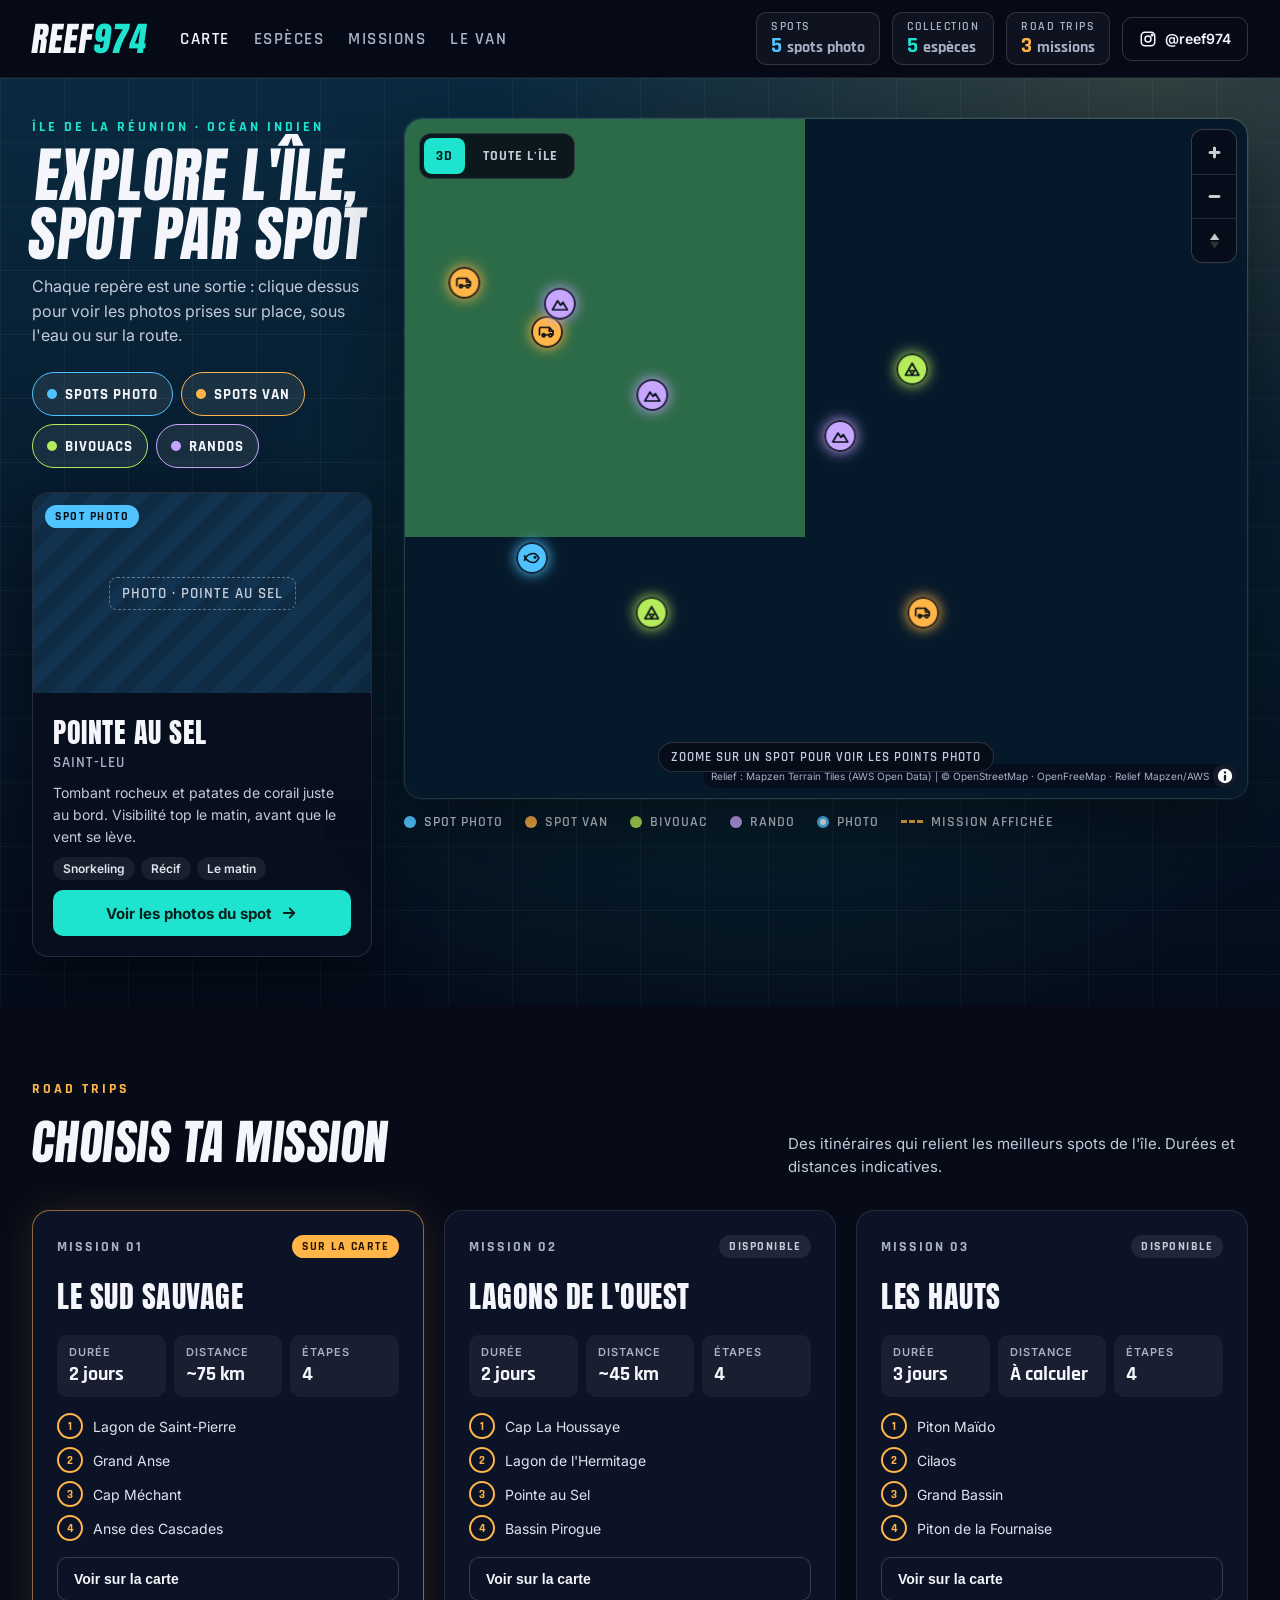
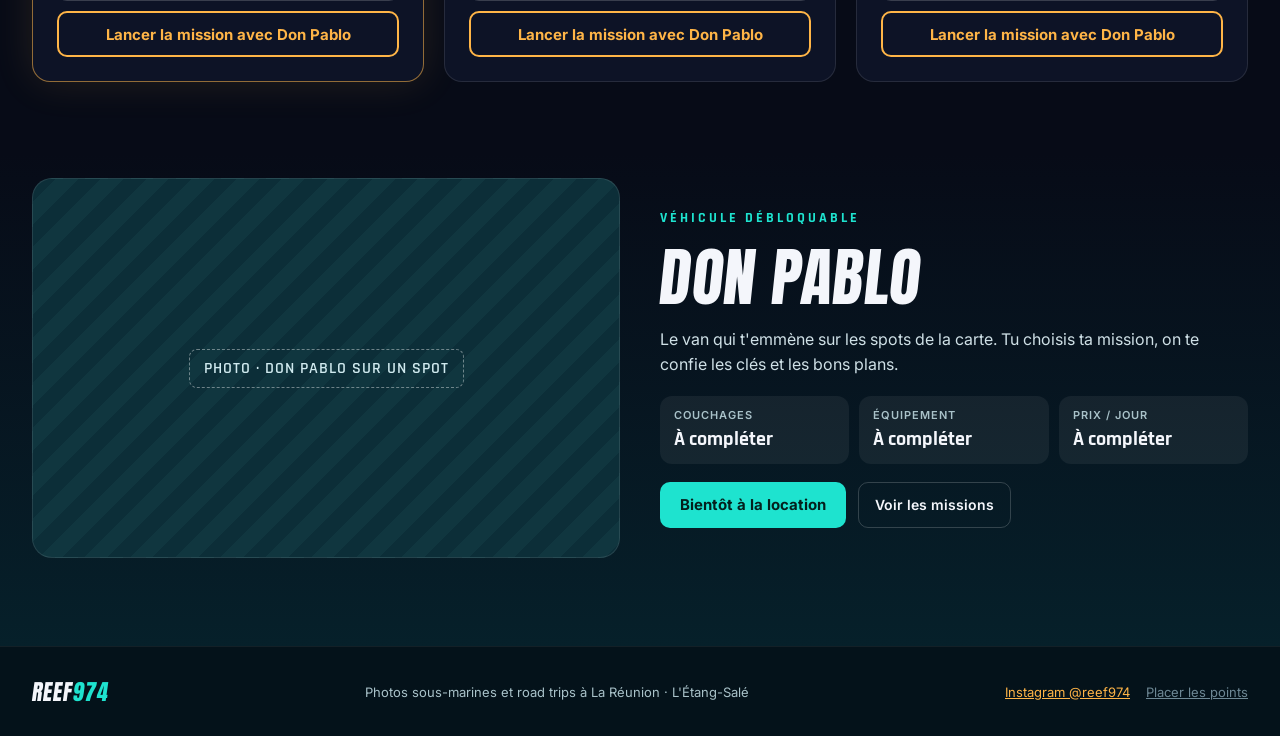
<file: index.html>
<!doctype html>
<html lang="fr">
<head>
<meta charset="utf-8">
<meta name="viewport" content="width=device-width, initial-scale=1">
<title>Reef974 · Photos sous-marines et road trips à La Réunion</title>
<meta name="description" content="La carte interactive de Reef974 : photos de poissons, spots de snorkeling, bivouacs et road trips en van à La Réunion.">
<link rel="preconnect" href="https://fonts.googleapis.com">
<link rel="preconnect" href="https://fonts.gstatic.com" crossorigin>
<link href="https://fonts.googleapis.com/css2?family=Anton&family=Inter:wght@400;500;600;700&family=Rajdhani:wght@500;600;700&display=swap" rel="stylesheet">
<link rel="stylesheet" href="vendor/maplibre/maplibre-gl.css">
<link rel="stylesheet" href="css/style.css">
</head>
<body>

<header class="hud-bar">
  <div class="wrap">
    <a class="logo" href="#carte">REEF<span>974</span></a>
    <nav class="nav" aria-label="Navigation principale">
      <a href="#carte" class="on">Carte</a>
      <a href="especes.html">Espèces</a>
      <a href="#missions">Missions</a>
      <a href="#van">Le van</a>
    </nav>
    <div class="hud-spacer"></div>
    <div class="hud-stats">
      <div class="stat"><small>Spots</small><b id="stat-spots" style="color: var(--photo)">–</b></div>
      <div class="stat"><small>Collection</small><b id="stat-species" style="color: var(--accent)">–</b></div>
      <div class="stat"><small>Road trips</small><b id="stat-missions" style="color: var(--van)">–</b></div>
      <a class="btn-ghost" data-instagram href="https://www.instagram.com/reef974">
        <svg width="18" height="18" viewBox="0 0 24 24" fill="none" stroke="currentColor" stroke-width="2" stroke-linecap="round" stroke-linejoin="round" aria-hidden="true"><rect x="3" y="3" width="18" height="18" rx="5"/><circle cx="12" cy="12" r="4"/><circle cx="17.5" cy="6.5" r="1"/></svg>
        <span data-ig-name>@reef974</span>
      </a>
    </div>
  </div>
</header>

<main>
  <section class="hero" id="carte">
    <div class="wrap">
      <div class="side">
        <div style="display:flex;flex-direction:column;gap:10px">
          <span class="eyebrow">Île de La Réunion · Océan Indien</span>
          <h1><span class="skew">Explore l'île,<br>spot par spot</span></h1>
          <p class="lead">Chaque repère est une sortie : clique dessus pour voir les photos prises sur place, sous l'eau ou sur la route.</p>
        </div>
        <div class="filters" id="filters" role="group" aria-label="Filtrer les repères"></div>
        <article class="card" id="spot-card" aria-live="polite"></article>
      </div>

      <div class="map-col">
        <div class="map-frame">
          <div class="map" id="map" role="region" aria-label="Carte interactive de La Réunion"></div>
          <div class="map-layers" role="group" aria-label="Vue de la carte">
            <button type="button" class="layer-btn" id="view-3d" aria-pressed="true">3D</button>
            <button type="button" class="layer-btn" id="view-island">Toute l'île</button>
          </div>
          <p class="map-hint">Zoome sur un spot pour voir les points photo</p>
        </div>
        <div class="legend">
          <span><i style="--c: var(--photo)"></i>Spot photo</span>
          <span><i style="--c: var(--van)"></i>Spot van</span>
          <span><i style="--c: var(--bivouac)"></i>Bivouac</span>
          <span><i style="--c: var(--rando)"></i>Rando</span>
          <span><i class="pd"></i>Photo</span>
          <span><i class="dash"></i>Mission affichée</span>
        </div>
      </div>
    </div>
  </section>

  <section class="section" id="missions">
    <div class="wrap">
      <div class="section-head">
        <div>
          <span class="eyebrow" style="color: var(--van)">Road trips</span>
          <h2><span class="skew">Choisis ta mission</span></h2>
        </div>
        <p>Des itinéraires qui relient les meilleurs spots de l'île. Durées et distances indicatives.</p>
      </div>
      <div class="missions" id="missions-list"></div>
    </div>
  </section>

  <section class="van" id="van">
    <div class="wrap">
      <div class="van-media" id="van-media"></div>
      <div class="van-text">
        <span class="eyebrow">Véhicule débloquable</span>
        <h2><span class="skew" id="van-name">Don Pablo</span></h2>
        <p id="van-pitch"></p>
        <div class="van-kpis">
          <div><small>Couchages</small><b id="van-beds">–</b></div>
          <div><small>Équipement</small><b id="van-equipment">–</b></div>
          <div><small>Prix / jour</small><b id="van-price">–</b></div>
        </div>
        <div class="row">
          <a class="btn" id="van-cta" href="#missions">Bientôt à la location</a>
          <a class="btn-ghost" href="#missions">Voir les missions</a>
        </div>
      </div>
    </div>
  </section>
</main>

<footer>
  <div class="wrap">
    <span class="logo">REEF<span>974</span></span>
    <span>Photos sous-marines et road trips à La Réunion · L'Étang-Salé</span>
    <span class="row" style="gap:16px"><a data-instagram href="https://www.instagram.com/reef974">Instagram <span data-ig-name>@reef974</span></a><a href="placer.html" style="color:#6d8794">Placer les points</a></span>
  </div>
</footer>

<dialog class="lightbox" id="lightbox" aria-labelledby="lb-title">
  <div class="lb-head">
    <h2 id="lb-title"></h2>
    <button type="button" class="btn-ghost" id="lb-close" aria-label="Fermer">Fermer</button>
  </div>
  <div id="lb-body"></div>
</dialog>

<script src="vendor/maplibre/maplibre-gl.js"></script>
<script src="js/map-style.js"></script>
<script src="js/app.js"></script>
</body>
</html>
</file>
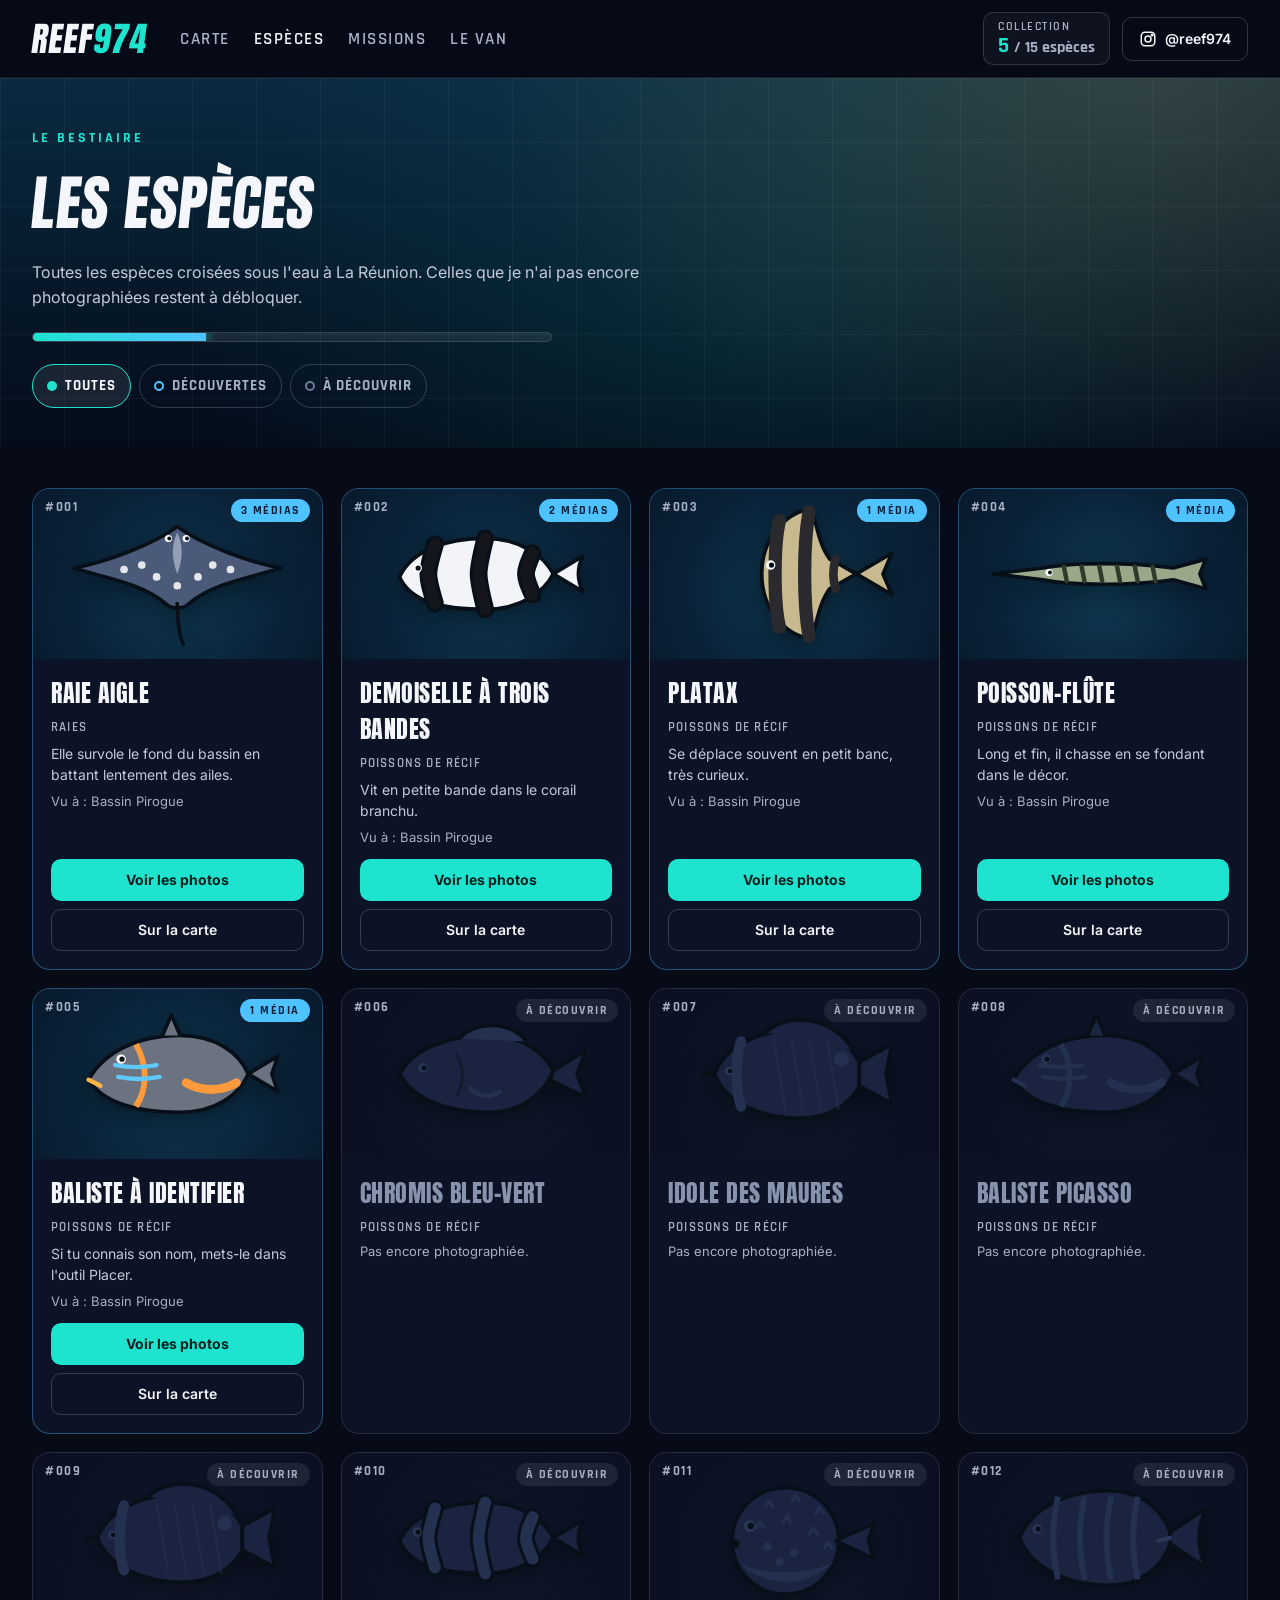
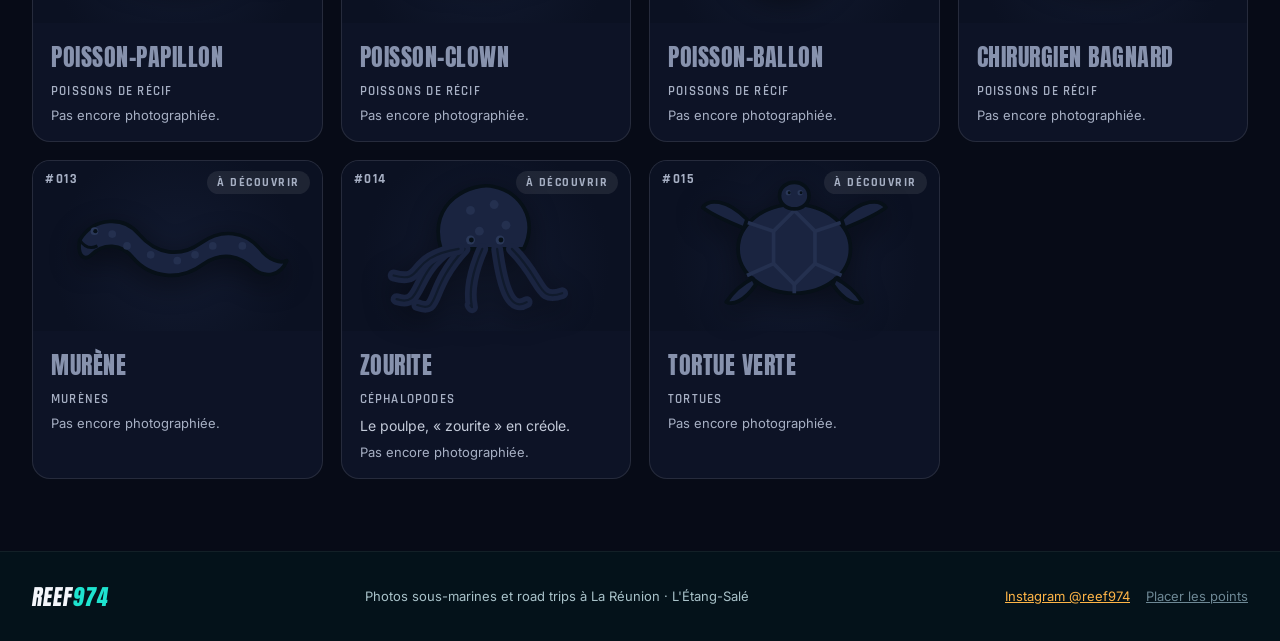
<file: especes.html>
<!doctype html>
<html lang="fr">
<head>
<meta charset="utf-8">
<meta name="viewport" content="width=device-width, initial-scale=1">
<title>Reef974 · Le bestiaire des espèces</title>
<meta name="description" content="La carte interactive de Reef974 : photos de poissons, spots de snorkeling, bivouacs et road trips en van à La Réunion.">
<link rel="preconnect" href="https://fonts.googleapis.com">
<link rel="preconnect" href="https://fonts.gstatic.com" crossorigin>
<link href="https://fonts.googleapis.com/css2?family=Anton&family=Inter:wght@400;500;600;700&family=Rajdhani:wght@500;600;700&display=swap" rel="stylesheet">
<link rel="stylesheet" href="css/style.css">
</head>
<body>

<header class="hud-bar">
  <div class="wrap">
    <a class="logo" href="./">REEF<span>974</span></a>
    <nav class="nav" aria-label="Navigation principale">
      <a href="./#carte">Carte</a>
      <a href="especes.html" class="on">Espèces</a>
      <a href="./#missions">Missions</a>
      <a href="./#van">Le van</a>
    </nav>
    <div class="hud-spacer"></div>
    <div class="hud-stats">
      <div class="stat"><small>Collection</small><b id="stat-collection" style="color: var(--accent)">–</b></div>
      <a class="btn-ghost" data-instagram href="https://www.instagram.com/reef974">
        <svg width="18" height="18" viewBox="0 0 24 24" fill="none" stroke="currentColor" stroke-width="2" stroke-linecap="round" stroke-linejoin="round" aria-hidden="true"><rect x="3" y="3" width="18" height="18" rx="5"/><circle cx="12" cy="12" r="4"/><circle cx="17.5" cy="6.5" r="1"/></svg>
        <span data-ig-name>@reef974</span>
      </a>
    </div>
  </div>
</header>

<main>
  <section class="hero bestiaire-hero">
    <div class="wrap" style="display:block">
      <span class="eyebrow">Le bestiaire</span>
      <h1 style="font-size:60px;margin:10px 0 12px"><span class="skew">Les espèces</span></h1>
      <p class="lead" style="max-width:640px;margin:0;font-size:16px;line-height:1.55;color:var(--soft)">Toutes les espèces croisées sous l'eau à La Réunion. Celles que je n'ai pas encore photographiées restent à débloquer.</p>
      <div class="collection-bar" aria-hidden="true"><span id="collection-fill"></span></div>
      <div class="filters" id="sp-filters" role="group" aria-label="Filtrer les espèces" style="margin-top:22px">
        <button type="button" class="chip" data-f="all" aria-pressed="true" style="--c: var(--accent)"><i></i>Toutes</button>
        <button type="button" class="chip" data-f="seen" aria-pressed="false" style="--c: var(--photo)"><i></i>Découvertes</button>
        <button type="button" class="chip" data-f="locked" aria-pressed="false" style="--c: #6d7a99"><i></i>À découvrir</button>
      </div>
    </div>
  </section>
  <section class="section" style="padding-top:40px">
    <div class="wrap">
      <div class="bestiaire" id="bestiaire"></div>
    </div>
  </section>
</main>

<footer>
  <div class="wrap">
    <span class="logo">REEF<span>974</span></span>
    <span>Photos sous-marines et road trips à La Réunion · L'Étang-Salé</span>
    <span class="row" style="gap:16px"><a data-instagram href="https://www.instagram.com/reef974">Instagram <span data-ig-name>@reef974</span></a><a href="placer.html" style="color:#6d8794">Placer les points</a></span>
  </div>
</footer>

<dialog class="lightbox" id="lightbox" aria-labelledby="lb-title">
  <div class="lb-head">
    <h2 id="lb-title"></h2>
    <button type="button" class="btn-ghost" id="lb-close" aria-label="Fermer">Fermer</button>
  </div>
  <div id="lb-body"></div>
</dialog>


<script src="js/fish-art.js"></script>
<script src="js/especes.js"></script>
</body>
</html>
</file>
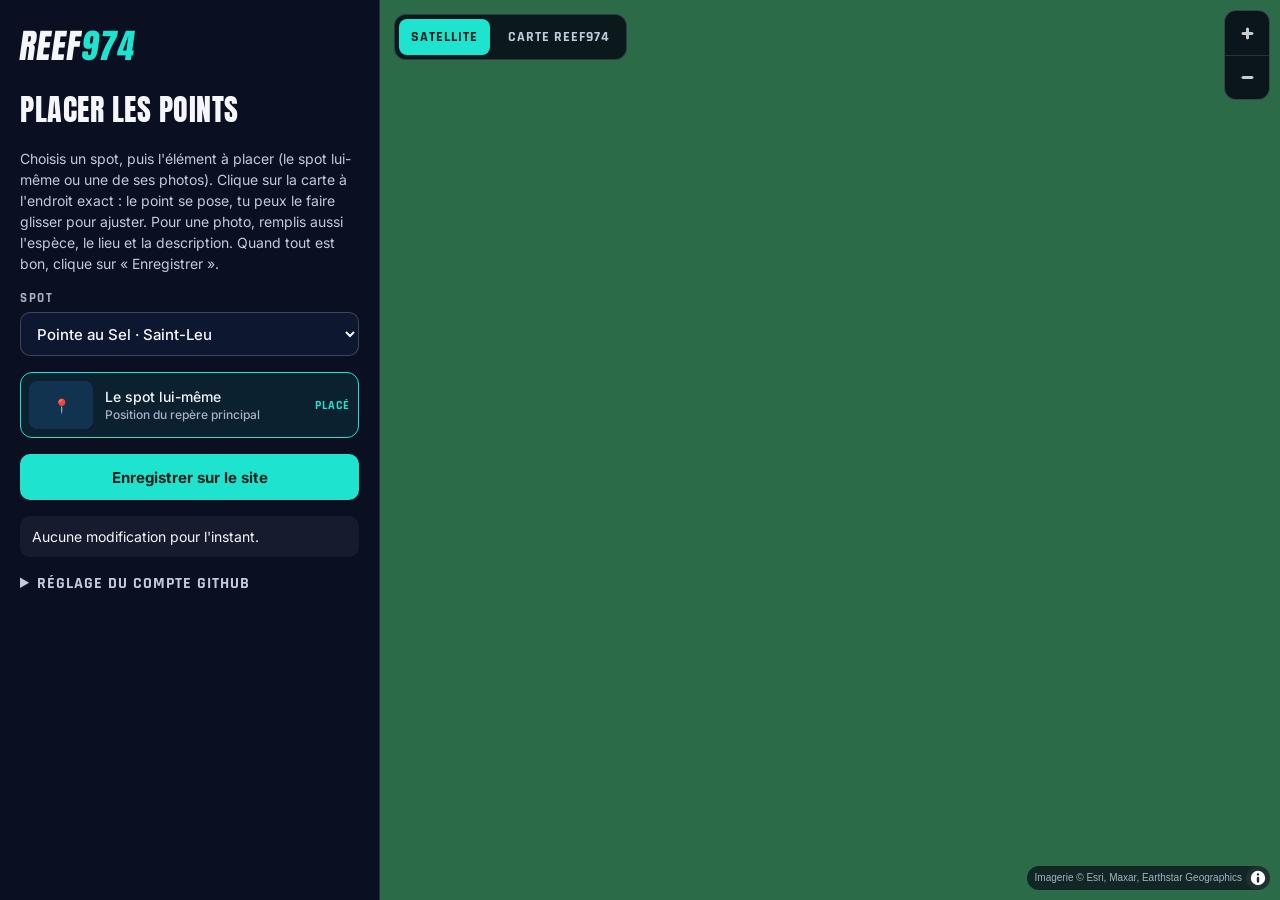
<file: placer.html>
<!doctype html>
<html lang="fr">
<head>
<meta charset="utf-8">
<meta name="viewport" content="width=device-width, initial-scale=1">
<meta name="robots" content="noindex">
<title>Reef974 · Placer les points</title>
<link rel="preconnect" href="https://fonts.googleapis.com">
<link rel="preconnect" href="https://fonts.gstatic.com" crossorigin>
<link href="https://fonts.googleapis.com/css2?family=Anton&family=Inter:wght@400;500;600;700&family=Rajdhani:wght@500;600;700&display=swap" rel="stylesheet">
<link rel="stylesheet" href="vendor/maplibre/maplibre-gl.css">
<link rel="stylesheet" href="css/style.css">
<style>
  body { height: 100vh; overflow: hidden; }
  .placer { display: flex; height: 100vh; }
  .panel { width: 380px; flex: 0 0 380px; overflow: auto; background: #0a1022; border-right: 1px solid var(--line); padding: 20px; display: flex; flex-direction: column; gap: 16px; }
  .panel h1 { font-size: 30px; }
  .panel label { font-family: var(--hud); font-weight: 700; font-size: 13px; letter-spacing: 1.5px; text-transform: uppercase; color: var(--muted); display: block; margin-bottom: 6px; }
  .photo-form { display: flex; flex-direction: column; gap: 12px; padding: 14px; border-radius: 12px; border: 1px solid rgba(30,227,207,.35); background: rgba(30,227,207,.05); }
  .photo-form[hidden] { display: none; }
  .panel textarea { width: 100%; padding: 10px 12px; border-radius: 10px; border: 1px solid rgba(255,255,255,.2); background: #0d1730; color: var(--text); font: 500 15px/1.45 "Inter", sans-serif; resize: vertical; }
  .panel select, .panel input { width: 100%; min-height: 44px; padding: 0 12px; border-radius: 10px; border: 1px solid rgba(255,255,255,.2); background: #0d1730; color: var(--text); font: 500 15px "Inter", sans-serif; }
  .items { display: flex; flex-direction: column; gap: 8px; }
  .item { display: flex; align-items: center; gap: 12px; width: 100%; padding: 8px; border-radius: 12px; border: 1px solid rgba(255,255,255,.12); background: rgba(255,255,255,.03); color: var(--text); text-align: left; cursor: pointer; font: 500 14px "Inter", sans-serif; }
  .item[aria-pressed="true"] { border-color: var(--accent); background: rgba(30,227,207,.08); }
  .item img, .item .ico { width: 64px; height: 48px; flex: 0 0 64px; border-radius: 8px; object-fit: cover; background: #12334f; display: flex; align-items: center; justify-content: center; }
  .item small { display: block; color: var(--muted); font-size: 12px; margin-top: 2px; }
  .item .pos { margin-left: auto; font-family: var(--hud); font-weight: 700; font-size: 12px; letter-spacing: 1px; color: var(--muted); text-transform: uppercase; }
  .item .pos.ok { color: var(--accent); }
  .help { margin: 0; font-size: 14px; line-height: 1.5; color: var(--soft); }
  .status { font-size: 14px; line-height: 1.5; padding: 10px 12px; border-radius: 10px; background: rgba(255,255,255,.05); }
  .status.err { background: rgba(255,90,90,.12); color: #ffb3b3; }
  .status.ok { background: rgba(30,227,207,.12); color: #a8fff3; }
  .stage { position: relative; flex: 1; }
  .stage #map { position: absolute; inset: 0; }
  .stage .map-layers { left: 14px; top: 14px; position: absolute; }
  .crosshair { cursor: crosshair; }
  .pin { width: 28px; height: 28px; border-radius: 50%; background: var(--accent); border: 4px solid #fff; box-shadow: 0 0 0 6px rgba(30,227,207,.35), 0 0 18px var(--accent); cursor: grab; }
  .ghost { width: 22px; height: 22px; border-radius: 50%; background: rgba(255,255,255,.35); border: 2px solid rgba(255,255,255,.8); }
  details summary { cursor: pointer; font-family: var(--hud); font-weight: 700; letter-spacing: 1px; text-transform: uppercase; color: var(--soft); }
  @media (max-width: 800px) { .placer { flex-direction: column; } .panel { width: auto; flex: 0 0 auto; max-height: 48vh; } }
</style>
</head>
<body>
<div class="placer">
  <aside class="panel">
    <a class="logo" href="./">REEF<span>974</span></a>
    <h1>Placer les points</h1>
    <p class="help">Choisis un spot, puis l'élément à placer (le spot lui-même ou une de ses photos). Clique sur la carte à l'endroit exact : le point se pose, tu peux le faire glisser pour ajuster. Pour une photo, remplis aussi l'espèce, le lieu et la description. Quand tout est bon, clique sur « Enregistrer ».</p>

    <div>
      <label for="spot-select">Spot</label>
      <select id="spot-select"></select>
    </div>
    <div class="items" id="items" role="group" aria-label="Élément à placer"></div>

    <form class="photo-form" id="photo-form" hidden>
      <div><label for="f-species">Espèce</label><input id="f-species" type="text" placeholder="ex. Raie aigle"></div>
      <div><label for="f-place">Lieu</label><input id="f-place" type="text" placeholder="ex. Bassin Pirogue, côté récif"></div>
      <div><label for="f-caption">Description</label><textarea id="f-caption" rows="3" placeholder="Une petite phrase sur la photo…"></textarea></div>
    </form>

    <button type="button" class="btn" id="save">Enregistrer sur le site</button>
    <div class="status" id="status" role="status">Aucune modification pour l'instant.</div>

    <details>
      <summary>Réglage du compte GitHub</summary>
      <p class="help">L'enregistrement a besoin d'un jeton GitHub (une seule fois). Sur GitHub : Settings › Developer settings › Fine-grained tokens › Generate new token. Repository access : <b>only reef974</b>. Permissions : <b>Contents : Read and write</b>. Colle-le ici : il reste uniquement dans ce navigateur.</p>
      <label for="token">Jeton GitHub</label>
      <input type="password" id="token" autocomplete="off" placeholder="github_pat_…">
      <p class="help" style="margin-top:8px"><button type="button" class="btn-ghost" id="copy-json">Copier les données (plan B)</button></p>
    </details>
  </aside>

  <div class="stage">
    <div id="map"></div>
    <div class="map-layers" role="group" aria-label="Fond de carte">
      <button type="button" class="layer-btn" data-base="sat" aria-pressed="true">Satellite</button>
      <button type="button" class="layer-btn" data-base="reef" aria-pressed="false">Carte Reef974</button>
    </div>
  </div>
</div>

<script src="vendor/maplibre/maplibre-gl.js"></script>
<script src="js/map-style.js"></script>
<script src="js/placer.js"></script>
</body>
</html>
</file>
<file: vendor/maplibre/maplibre-gl.css>
.maplibregl-map{font:12px/20px Helvetica Neue,Arial,Helvetica,sans-serif;overflow:hidden;position:relative;-webkit-tap-highlight-color:rgb(0 0 0/0)}.maplibregl-canvas{left:0;position:absolute;top:0}.maplibregl-map:fullscreen{height:100%;width:100%}.maplibregl-ctrl-group button.maplibregl-ctrl-compass{touch-action:none}.maplibregl-canvas-container.maplibregl-interactive,.maplibregl-ctrl-group button.maplibregl-ctrl-compass{cursor:grab;-webkit-user-select:none;-moz-user-select:none;user-select:none}.maplibregl-canvas-container.maplibregl-interactive.maplibregl-track-pointer{cursor:pointer}.maplibregl-canvas-container.maplibregl-interactive:active,.maplibregl-ctrl-group button.maplibregl-ctrl-compass:active{cursor:grabbing}.maplibregl-canvas-container.maplibregl-touch-zoom-rotate,.maplibregl-canvas-container.maplibregl-touch-zoom-rotate .maplibregl-canvas{touch-action:pan-x pan-y}.maplibregl-canvas-container.maplibregl-touch-drag-pan,.maplibregl-canvas-container.maplibregl-touch-drag-pan .maplibregl-canvas{touch-action:pinch-zoom}.maplibregl-canvas-container.maplibregl-touch-zoom-rotate.maplibregl-touch-drag-pan,.maplibregl-canvas-container.maplibregl-touch-zoom-rotate.maplibregl-touch-drag-pan .maplibregl-canvas{touch-action:none}.maplibregl-canvas-container.maplibregl-touch-drag-pan.maplibregl-cooperative-gestures,.maplibregl-canvas-container.maplibregl-touch-drag-pan.maplibregl-cooperative-gestures .maplibregl-canvas{touch-action:pan-x pan-y}.maplibregl-ctrl-bottom-left,.maplibregl-ctrl-bottom-right,.maplibregl-ctrl-top-left,.maplibregl-ctrl-top-right{pointer-events:none;position:absolute;z-index:2}.maplibregl-ctrl-top-left{left:0;top:0}.maplibregl-ctrl-top-right{right:0;top:0}.maplibregl-ctrl-bottom-left{bottom:0;left:0}.maplibregl-ctrl-bottom-right{bottom:0;right:0}.maplibregl-ctrl{clear:both;pointer-events:auto;transform:translate(0)}.maplibregl-ctrl-top-left .maplibregl-ctrl{float:left;margin:10px 0 0 10px}.maplibregl-ctrl-top-right .maplibregl-ctrl{float:right;margin:10px 10px 0 0}.maplibregl-ctrl-bottom-left .maplibregl-ctrl{float:left;margin:0 0 10px 10px}.maplibregl-ctrl-bottom-right .maplibregl-ctrl{float:right;margin:0 10px 10px 0}.maplibregl-ctrl-group{background:#fff;border-radius:4px}.maplibregl-ctrl-group:not(:empty){box-shadow:0 0 0 2px rgba(0,0,0,.1)}@media (forced-colors:active){.maplibregl-ctrl-group:not(:empty){box-shadow:0 0 0 2px ButtonText}}.maplibregl-ctrl-group button{background-color:transparent;border:0;box-sizing:border-box;cursor:pointer;display:block;height:29px;outline:none;padding:0;width:29px}.maplibregl-ctrl-group button+button{border-top:1px solid #ddd}.maplibregl-ctrl button .maplibregl-ctrl-icon{background-position:50%;background-repeat:no-repeat;display:block;height:100%;width:100%}@media (forced-colors:active){.maplibregl-ctrl-icon{background-color:transparent}.maplibregl-ctrl-group button+button{border-top:1px solid ButtonText}}.maplibregl-ctrl button::-moz-focus-inner{border:0;padding:0}.maplibregl-ctrl-attrib-button:focus,.maplibregl-ctrl-group button:focus{box-shadow:0 0 2px 2px #0096ff}.maplibregl-ctrl button:disabled{cursor:not-allowed}.maplibregl-ctrl button:disabled .maplibregl-ctrl-icon{opacity:.25}@media (hover:hover){.maplibregl-ctrl button:not(:disabled):hover{background-color:rgba(0,0,0,.05)}}.maplibregl-ctrl button:not(:disabled):active{background-color:rgba(0,0,0,.05)}.maplibregl-ctrl-group button:focus:focus-visible{box-shadow:0 0 2px 2px #0096ff}.maplibregl-ctrl-group button:focus:not(:focus-visible){box-shadow:none}.maplibregl-ctrl-group button:focus:first-child{border-radius:4px 4px 0 0}.maplibregl-ctrl-group button:focus:last-child{border-radius:0 0 4px 4px}.maplibregl-ctrl-group button:focus:only-child{border-radius:inherit}.maplibregl-ctrl button.maplibregl-ctrl-zoom-out .maplibregl-ctrl-icon{background-image:url("data:image/svg+xml;charset=utf-8,%3Csvg xmlns='http://www.w3.org/2000/svg' width='29' height='29' fill='%23333' viewBox='0 0 29 29'%3E%3Cpath d='M10 13c-.75 0-1.5.75-1.5 1.5S9.25 16 10 16h9c.75 0 1.5-.75 1.5-1.5S19.75 13 19 13z'/%3E%3C/svg%3E")}.maplibregl-ctrl button.maplibregl-ctrl-zoom-in .maplibregl-ctrl-icon{background-image:url("data:image/svg+xml;charset=utf-8,%3Csvg xmlns='http://www.w3.org/2000/svg' width='29' height='29' fill='%23333' viewBox='0 0 29 29'%3E%3Cpath d='M14.5 8.5c-.75 0-1.5.75-1.5 1.5v3h-3c-.75 0-1.5.75-1.5 1.5S9.25 16 10 16h3v3c0 .75.75 1.5 1.5 1.5S16 19.75 16 19v-3h3c.75 0 1.5-.75 1.5-1.5S19.75 13 19 13h-3v-3c0-.75-.75-1.5-1.5-1.5'/%3E%3C/svg%3E")}@media (forced-colors:active){.maplibregl-ctrl button.maplibregl-ctrl-zoom-out .maplibregl-ctrl-icon{background-image:url("data:image/svg+xml;charset=utf-8,%3Csvg xmlns='http://www.w3.org/2000/svg' width='29' height='29' fill='%23fff' viewBox='0 0 29 29'%3E%3Cpath d='M10 13c-.75 0-1.5.75-1.5 1.5S9.25 16 10 16h9c.75 0 1.5-.75 1.5-1.5S19.75 13 19 13z'/%3E%3C/svg%3E")}.maplibregl-ctrl button.maplibregl-ctrl-zoom-in .maplibregl-ctrl-icon{background-image:url("data:image/svg+xml;charset=utf-8,%3Csvg xmlns='http://www.w3.org/2000/svg' width='29' height='29' fill='%23fff' viewBox='0 0 29 29'%3E%3Cpath d='M14.5 8.5c-.75 0-1.5.75-1.5 1.5v3h-3c-.75 0-1.5.75-1.5 1.5S9.25 16 10 16h3v3c0 .75.75 1.5 1.5 1.5S16 19.75 16 19v-3h3c.75 0 1.5-.75 1.5-1.5S19.75 13 19 13h-3v-3c0-.75-.75-1.5-1.5-1.5'/%3E%3C/svg%3E")}}@media (forced-colors:active) and (prefers-color-scheme:light){.maplibregl-ctrl button.maplibregl-ctrl-zoom-out .maplibregl-ctrl-icon{background-image:url("data:image/svg+xml;charset=utf-8,%3Csvg xmlns='http://www.w3.org/2000/svg' width='29' height='29' viewBox='0 0 29 29'%3E%3Cpath d='M10 13c-.75 0-1.5.75-1.5 1.5S9.25 16 10 16h9c.75 0 1.5-.75 1.5-1.5S19.75 13 19 13z'/%3E%3C/svg%3E")}.maplibregl-ctrl button.maplibregl-ctrl-zoom-in .maplibregl-ctrl-icon{background-image:url("data:image/svg+xml;charset=utf-8,%3Csvg xmlns='http://www.w3.org/2000/svg' width='29' height='29' viewBox='0 0 29 29'%3E%3Cpath d='M14.5 8.5c-.75 0-1.5.75-1.5 1.5v3h-3c-.75 0-1.5.75-1.5 1.5S9.25 16 10 16h3v3c0 .75.75 1.5 1.5 1.5S16 19.75 16 19v-3h3c.75 0 1.5-.75 1.5-1.5S19.75 13 19 13h-3v-3c0-.75-.75-1.5-1.5-1.5'/%3E%3C/svg%3E")}}.maplibregl-ctrl button.maplibregl-ctrl-fullscreen .maplibregl-ctrl-icon{background-image:url("data:image/svg+xml;charset=utf-8,%3Csvg xmlns='http://www.w3.org/2000/svg' width='29' height='29' fill='%23333' viewBox='0 0 29 29'%3E%3Cpath d='M24 16v5.5c0 1.75-.75 2.5-2.5 2.5H16v-1l3-1.5-4-5.5 1-1 5.5 4 1.5-3zM6 16l1.5 3 5.5-4 1 1-4 5.5 3 1.5v1H7.5C5.75 24 5 23.25 5 21.5V16zm7-11v1l-3 1.5 4 5.5-1 1-5.5-4L6 13H5V7.5C5 5.75 5.75 5 7.5 5zm11 2.5c0-1.75-.75-2.5-2.5-2.5H16v1l3 1.5-4 5.5 1 1 5.5-4 1.5 3h1z'/%3E%3C/svg%3E")}.maplibregl-ctrl button.maplibregl-ctrl-shrink .maplibregl-ctrl-icon{background-image:url("data:image/svg+xml;charset=utf-8,%3Csvg xmlns='http://www.w3.org/2000/svg' width='29' height='29' viewBox='0 0 29 29'%3E%3Cpath d='M18.5 16c-1.75 0-2.5.75-2.5 2.5V24h1l1.5-3 5.5 4 1-1-4-5.5 3-1.5v-1zM13 18.5c0-1.75-.75-2.5-2.5-2.5H5v1l3 1.5L4 24l1 1 5.5-4 1.5 3h1zm3-8c0 1.75.75 2.5 2.5 2.5H24v-1l-3-1.5L25 5l-1-1-5.5 4L17 5h-1zM10.5 13c1.75 0 2.5-.75 2.5-2.5V5h-1l-1.5 3L5 4 4 5l4 5.5L5 12v1z'/%3E%3C/svg%3E")}@media (forced-colors:active){.maplibregl-ctrl button.maplibregl-ctrl-fullscreen .maplibregl-ctrl-icon{background-image:url("data:image/svg+xml;charset=utf-8,%3Csvg xmlns='http://www.w3.org/2000/svg' width='29' height='29' fill='%23fff' viewBox='0 0 29 29'%3E%3Cpath d='M24 16v5.5c0 1.75-.75 2.5-2.5 2.5H16v-1l3-1.5-4-5.5 1-1 5.5 4 1.5-3zM6 16l1.5 3 5.5-4 1 1-4 5.5 3 1.5v1H7.5C5.75 24 5 23.25 5 21.5V16zm7-11v1l-3 1.5 4 5.5-1 1-5.5-4L6 13H5V7.5C5 5.75 5.75 5 7.5 5zm11 2.5c0-1.75-.75-2.5-2.5-2.5H16v1l3 1.5-4 5.5 1 1 5.5-4 1.5 3h1z'/%3E%3C/svg%3E")}.maplibregl-ctrl button.maplibregl-ctrl-shrink .maplibregl-ctrl-icon{background-image:url("data:image/svg+xml;charset=utf-8,%3Csvg xmlns='http://www.w3.org/2000/svg' width='29' height='29' fill='%23fff' viewBox='0 0 29 29'%3E%3Cpath d='M18.5 16c-1.75 0-2.5.75-2.5 2.5V24h1l1.5-3 5.5 4 1-1-4-5.5 3-1.5v-1zM13 18.5c0-1.75-.75-2.5-2.5-2.5H5v1l3 1.5L4 24l1 1 5.5-4 1.5 3h1zm3-8c0 1.75.75 2.5 2.5 2.5H24v-1l-3-1.5L25 5l-1-1-5.5 4L17 5h-1zM10.5 13c1.75 0 2.5-.75 2.5-2.5V5h-1l-1.5 3L5 4 4 5l4 5.5L5 12v1z'/%3E%3C/svg%3E")}}@media (forced-colors:active) and (prefers-color-scheme:light){.maplibregl-ctrl button.maplibregl-ctrl-fullscreen .maplibregl-ctrl-icon{background-image:url("data:image/svg+xml;charset=utf-8,%3Csvg xmlns='http://www.w3.org/2000/svg' width='29' height='29' viewBox='0 0 29 29'%3E%3Cpath d='M24 16v5.5c0 1.75-.75 2.5-2.5 2.5H16v-1l3-1.5-4-5.5 1-1 5.5 4 1.5-3zM6 16l1.5 3 5.5-4 1 1-4 5.5 3 1.5v1H7.5C5.75 24 5 23.25 5 21.5V16zm7-11v1l-3 1.5 4 5.5-1 1-5.5-4L6 13H5V7.5C5 5.75 5.75 5 7.5 5zm11 2.5c0-1.75-.75-2.5-2.5-2.5H16v1l3 1.5-4 5.5 1 1 5.5-4 1.5 3h1z'/%3E%3C/svg%3E")}.maplibregl-ctrl button.maplibregl-ctrl-shrink .maplibregl-ctrl-icon{background-image:url("data:image/svg+xml;charset=utf-8,%3Csvg xmlns='http://www.w3.org/2000/svg' width='29' height='29' viewBox='0 0 29 29'%3E%3Cpath d='M18.5 16c-1.75 0-2.5.75-2.5 2.5V24h1l1.5-3 5.5 4 1-1-4-5.5 3-1.5v-1zM13 18.5c0-1.75-.75-2.5-2.5-2.5H5v1l3 1.5L4 24l1 1 5.5-4 1.5 3h1zm3-8c0 1.75.75 2.5 2.5 2.5H24v-1l-3-1.5L25 5l-1-1-5.5 4L17 5h-1zM10.5 13c1.75 0 2.5-.75 2.5-2.5V5h-1l-1.5 3L5 4 4 5l4 5.5L5 12v1z'/%3E%3C/svg%3E")}}.maplibregl-ctrl button.maplibregl-ctrl-compass .maplibregl-ctrl-icon{background-image:url("data:image/svg+xml;charset=utf-8,%3Csvg xmlns='http://www.w3.org/2000/svg' width='29' height='29' fill='%23333' viewBox='0 0 29 29'%3E%3Cpath d='m10.5 14 4-8 4 8z'/%3E%3Cpath fill='%23ccc' d='m10.5 16 4 8 4-8z'/%3E%3C/svg%3E")}@media (forced-colors:active){.maplibregl-ctrl button.maplibregl-ctrl-compass .maplibregl-ctrl-icon{background-image:url("data:image/svg+xml;charset=utf-8,%3Csvg xmlns='http://www.w3.org/2000/svg' width='29' height='29' fill='%23fff' viewBox='0 0 29 29'%3E%3Cpath d='m10.5 14 4-8 4 8z'/%3E%3Cpath fill='%23ccc' d='m10.5 16 4 8 4-8z'/%3E%3C/svg%3E")}}@media (forced-colors:active) and (prefers-color-scheme:light){.maplibregl-ctrl button.maplibregl-ctrl-compass .maplibregl-ctrl-icon{background-image:url("data:image/svg+xml;charset=utf-8,%3Csvg xmlns='http://www.w3.org/2000/svg' width='29' height='29' viewBox='0 0 29 29'%3E%3Cpath d='m10.5 14 4-8 4 8z'/%3E%3Cpath fill='%23ccc' d='m10.5 16 4 8 4-8z'/%3E%3C/svg%3E")}}.maplibregl-ctrl button.maplibregl-ctrl-globe .maplibregl-ctrl-icon{background-image:url("data:image/svg+xml;charset=utf-8,%3Csvg xmlns='http://www.w3.org/2000/svg' width='22' height='22' fill='none' stroke='%23333' viewBox='0 0 22 22'%3E%3Ccircle cx='11' cy='11' r='8.5'/%3E%3Cpath d='M17.5 11c0 4.819-3.02 8.5-6.5 8.5S4.5 15.819 4.5 11 7.52 2.5 11 2.5s6.5 3.681 6.5 8.5Z'/%3E%3Cpath d='M13.5 11c0 2.447-.331 4.64-.853 6.206-.262.785-.562 1.384-.872 1.777-.314.399-.58.517-.775.517s-.461-.118-.775-.517c-.31-.393-.61-.992-.872-1.777C8.831 15.64 8.5 13.446 8.5 11s.331-4.64.853-6.206c.262-.785.562-1.384.872-1.777.314-.399.58-.517.775-.517s.461.118.775.517c.31.393.61.992.872 1.777.522 1.565.853 3.76.853 6.206Z'/%3E%3Cpath d='M11 7.5c-1.909 0-3.622-.166-4.845-.428-.616-.132-1.08-.283-1.379-.434a1.3 1.3 0 0 1-.224-.138q.07-.058.224-.138c.299-.151.763-.302 1.379-.434C7.378 5.666 9.091 5.5 11 5.5s3.622.166 4.845.428c.616.132 1.08.283 1.379.434.105.053.177.1.224.138q-.07.058-.224.138c-.299.151-.763.302-1.379.434-1.223.262-2.936.428-4.845.428ZM4.486 6.436ZM11 16.5c-1.909 0-3.622-.166-4.845-.428-.616-.132-1.08-.283-1.379-.434a1.3 1.3 0 0 1-.224-.138 1.3 1.3 0 0 1 .224-.138c.299-.151.763-.302 1.379-.434C7.378 14.666 9.091 14.5 11 14.5s3.622.166 4.845.428c.616.132 1.08.283 1.379.434.105.053.177.1.224.138a1.3 1.3 0 0 1-.224.138c-.299.151-.763.302-1.379.434-1.223.262-2.936.428-4.845.428Zm-6.514-1.064ZM11 12.5c-2.46 0-4.672-.222-6.255-.574-.796-.177-1.406-.38-1.805-.59a1.5 1.5 0 0 1-.39-.272.3.3 0 0 1-.047-.064.3.3 0 0 1 .048-.064c.066-.073.189-.167.389-.272.399-.21 1.009-.413 1.805-.59C6.328 9.722 8.54 9.5 11 9.5s4.672.222 6.256.574c.795.177 1.405.38 1.804.59.2.105.323.2.39.272a.3.3 0 0 1 .047.064.3.3 0 0 1-.048.064 1.4 1.4 0 0 1-.389.272c-.399.21-1.009.413-1.804.59-1.584.352-3.796.574-6.256.574Zm-8.501-1.51v.002zm0 .018v.002zm17.002.002v-.002zm0-.018v-.002z'/%3E%3C/svg%3E")}.maplibregl-ctrl button.maplibregl-ctrl-globe-enabled .maplibregl-ctrl-icon{background-image:url("data:image/svg+xml;charset=utf-8,%3Csvg xmlns='http://www.w3.org/2000/svg' width='22' height='22' fill='none' stroke='%2333b5e5' viewBox='0 0 22 22'%3E%3Ccircle cx='11' cy='11' r='8.5'/%3E%3Cpath d='M17.5 11c0 4.819-3.02 8.5-6.5 8.5S4.5 15.819 4.5 11 7.52 2.5 11 2.5s6.5 3.681 6.5 8.5Z'/%3E%3Cpath d='M13.5 11c0 2.447-.331 4.64-.853 6.206-.262.785-.562 1.384-.872 1.777-.314.399-.58.517-.775.517s-.461-.118-.775-.517c-.31-.393-.61-.992-.872-1.777C8.831 15.64 8.5 13.446 8.5 11s.331-4.64.853-6.206c.262-.785.562-1.384.872-1.777.314-.399.58-.517.775-.517s.461.118.775.517c.31.393.61.992.872 1.777.522 1.565.853 3.76.853 6.206Z'/%3E%3Cpath d='M11 7.5c-1.909 0-3.622-.166-4.845-.428-.616-.132-1.08-.283-1.379-.434a1.3 1.3 0 0 1-.224-.138q.07-.058.224-.138c.299-.151.763-.302 1.379-.434C7.378 5.666 9.091 5.5 11 5.5s3.622.166 4.845.428c.616.132 1.08.283 1.379.434.105.053.177.1.224.138q-.07.058-.224.138c-.299.151-.763.302-1.379.434-1.223.262-2.936.428-4.845.428ZM4.486 6.436ZM11 16.5c-1.909 0-3.622-.166-4.845-.428-.616-.132-1.08-.283-1.379-.434a1.3 1.3 0 0 1-.224-.138 1.3 1.3 0 0 1 .224-.138c.299-.151.763-.302 1.379-.434C7.378 14.666 9.091 14.5 11 14.5s3.622.166 4.845.428c.616.132 1.08.283 1.379.434.105.053.177.1.224.138a1.3 1.3 0 0 1-.224.138c-.299.151-.763.302-1.379.434-1.223.262-2.936.428-4.845.428Zm-6.514-1.064ZM11 12.5c-2.46 0-4.672-.222-6.255-.574-.796-.177-1.406-.38-1.805-.59a1.5 1.5 0 0 1-.39-.272.3.3 0 0 1-.047-.064.3.3 0 0 1 .048-.064c.066-.073.189-.167.389-.272.399-.21 1.009-.413 1.805-.59C6.328 9.722 8.54 9.5 11 9.5s4.672.222 6.256.574c.795.177 1.405.38 1.804.59.2.105.323.2.39.272a.3.3 0 0 1 .047.064.3.3 0 0 1-.048.064 1.4 1.4 0 0 1-.389.272c-.399.21-1.009.413-1.804.59-1.584.352-3.796.574-6.256.574Zm-8.501-1.51v.002zm0 .018v.002zm17.002.002v-.002zm0-.018v-.002z'/%3E%3C/svg%3E")}.maplibregl-ctrl button.maplibregl-ctrl-terrain .maplibregl-ctrl-icon{background-image:url("data:image/svg+xml;charset=utf-8,%3Csvg xmlns='http://www.w3.org/2000/svg' width='22' height='22' fill='%23333' viewBox='0 0 22 22'%3E%3Cpath d='m1.754 13.406 4.453-4.851 3.09 3.09 3.281 3.277.969-.969-3.309-3.312 3.844-4.121 6.148 6.886h1.082v-.855l-7.207-8.07-4.84 5.187L6.169 6.57l-5.48 5.965v.871ZM.688 16.844h20.625v1.375H.688Zm0 0'/%3E%3C/svg%3E")}.maplibregl-ctrl button.maplibregl-ctrl-terrain-enabled .maplibregl-ctrl-icon{background-image:url("data:image/svg+xml;charset=utf-8,%3Csvg xmlns='http://www.w3.org/2000/svg' width='22' height='22' fill='%2333b5e5' viewBox='0 0 22 22'%3E%3Cpath d='m1.754 13.406 4.453-4.851 3.09 3.09 3.281 3.277.969-.969-3.309-3.312 3.844-4.121 6.148 6.886h1.082v-.855l-7.207-8.07-4.84 5.187L6.169 6.57l-5.48 5.965v.871ZM.688 16.844h20.625v1.375H.688Zm0 0'/%3E%3C/svg%3E")}.maplibregl-ctrl button.maplibregl-ctrl-geolocate .maplibregl-ctrl-icon{background-image:url("data:image/svg+xml;charset=utf-8,%3Csvg xmlns='http://www.w3.org/2000/svg' width='29' height='29' fill='%23333' viewBox='0 0 20 20'%3E%3Cpath d='M10 4C9 4 9 5 9 5v.1A5 5 0 0 0 5.1 9H5s-1 0-1 1 1 1 1 1h.1A5 5 0 0 0 9 14.9v.1s0 1 1 1 1-1 1-1v-.1a5 5 0 0 0 3.9-3.9h.1s1 0 1-1-1-1-1-1h-.1A5 5 0 0 0 11 5.1V5s0-1-1-1m0 2.5a3.5 3.5 0 1 1 0 7 3.5 3.5 0 1 1 0-7'/%3E%3Ccircle cx='10' cy='10' r='2'/%3E%3C/svg%3E")}.maplibregl-ctrl button.maplibregl-ctrl-geolocate:disabled .maplibregl-ctrl-icon{background-image:url("data:image/svg+xml;charset=utf-8,%3Csvg xmlns='http://www.w3.org/2000/svg' width='29' height='29' fill='%23aaa' viewBox='0 0 20 20'%3E%3Cpath d='M10 4C9 4 9 5 9 5v.1A5 5 0 0 0 5.1 9H5s-1 0-1 1 1 1 1 1h.1A5 5 0 0 0 9 14.9v.1s0 1 1 1 1-1 1-1v-.1a5 5 0 0 0 3.9-3.9h.1s1 0 1-1-1-1-1-1h-.1A5 5 0 0 0 11 5.1V5s0-1-1-1m0 2.5a3.5 3.5 0 1 1 0 7 3.5 3.5 0 1 1 0-7'/%3E%3Ccircle cx='10' cy='10' r='2'/%3E%3Cpath fill='red' d='m14 5 1 1-9 9-1-1z'/%3E%3C/svg%3E")}.maplibregl-ctrl button.maplibregl-ctrl-geolocate.maplibregl-ctrl-geolocate-active .maplibregl-ctrl-icon{background-image:url("data:image/svg+xml;charset=utf-8,%3Csvg xmlns='http://www.w3.org/2000/svg' width='29' height='29' fill='%2333b5e5' viewBox='0 0 20 20'%3E%3Cpath d='M10 4C9 4 9 5 9 5v.1A5 5 0 0 0 5.1 9H5s-1 0-1 1 1 1 1 1h.1A5 5 0 0 0 9 14.9v.1s0 1 1 1 1-1 1-1v-.1a5 5 0 0 0 3.9-3.9h.1s1 0 1-1-1-1-1-1h-.1A5 5 0 0 0 11 5.1V5s0-1-1-1m0 2.5a3.5 3.5 0 1 1 0 7 3.5 3.5 0 1 1 0-7'/%3E%3Ccircle cx='10' cy='10' r='2'/%3E%3C/svg%3E")}.maplibregl-ctrl button.maplibregl-ctrl-geolocate.maplibregl-ctrl-geolocate-active-error .maplibregl-ctrl-icon{background-image:url("data:image/svg+xml;charset=utf-8,%3Csvg xmlns='http://www.w3.org/2000/svg' width='29' height='29' fill='%23e58978' viewBox='0 0 20 20'%3E%3Cpath d='M10 4C9 4 9 5 9 5v.1A5 5 0 0 0 5.1 9H5s-1 0-1 1 1 1 1 1h.1A5 5 0 0 0 9 14.9v.1s0 1 1 1 1-1 1-1v-.1a5 5 0 0 0 3.9-3.9h.1s1 0 1-1-1-1-1-1h-.1A5 5 0 0 0 11 5.1V5s0-1-1-1m0 2.5a3.5 3.5 0 1 1 0 7 3.5 3.5 0 1 1 0-7'/%3E%3Ccircle cx='10' cy='10' r='2'/%3E%3C/svg%3E")}.maplibregl-ctrl button.maplibregl-ctrl-geolocate.maplibregl-ctrl-geolocate-background .maplibregl-ctrl-icon{background-image:url("data:image/svg+xml;charset=utf-8,%3Csvg xmlns='http://www.w3.org/2000/svg' width='29' height='29' fill='%2333b5e5' viewBox='0 0 20 20'%3E%3Cpath d='M10 4C9 4 9 5 9 5v.1A5 5 0 0 0 5.1 9H5s-1 0-1 1 1 1 1 1h.1A5 5 0 0 0 9 14.9v.1s0 1 1 1 1-1 1-1v-.1a5 5 0 0 0 3.9-3.9h.1s1 0 1-1-1-1-1-1h-.1A5 5 0 0 0 11 5.1V5s0-1-1-1m0 2.5a3.5 3.5 0 1 1 0 7 3.5 3.5 0 1 1 0-7'/%3E%3C/svg%3E")}.maplibregl-ctrl button.maplibregl-ctrl-geolocate.maplibregl-ctrl-geolocate-background-error .maplibregl-ctrl-icon{background-image:url("data:image/svg+xml;charset=utf-8,%3Csvg xmlns='http://www.w3.org/2000/svg' width='29' height='29' fill='%23e54e33' viewBox='0 0 20 20'%3E%3Cpath d='M10 4C9 4 9 5 9 5v.1A5 5 0 0 0 5.1 9H5s-1 0-1 1 1 1 1 1h.1A5 5 0 0 0 9 14.9v.1s0 1 1 1 1-1 1-1v-.1a5 5 0 0 0 3.9-3.9h.1s1 0 1-1-1-1-1-1h-.1A5 5 0 0 0 11 5.1V5s0-1-1-1m0 2.5a3.5 3.5 0 1 1 0 7 3.5 3.5 0 1 1 0-7'/%3E%3C/svg%3E")}.maplibregl-ctrl button.maplibregl-ctrl-geolocate.maplibregl-ctrl-geolocate-waiting .maplibregl-ctrl-icon{animation:maplibregl-spin 2s linear infinite}@media (forced-colors:active){.maplibregl-ctrl button.maplibregl-ctrl-geolocate .maplibregl-ctrl-icon{background-image:url("data:image/svg+xml;charset=utf-8,%3Csvg xmlns='http://www.w3.org/2000/svg' width='29' height='29' fill='%23fff' viewBox='0 0 20 20'%3E%3Cpath d='M10 4C9 4 9 5 9 5v.1A5 5 0 0 0 5.1 9H5s-1 0-1 1 1 1 1 1h.1A5 5 0 0 0 9 14.9v.1s0 1 1 1 1-1 1-1v-.1a5 5 0 0 0 3.9-3.9h.1s1 0 1-1-1-1-1-1h-.1A5 5 0 0 0 11 5.1V5s0-1-1-1m0 2.5a3.5 3.5 0 1 1 0 7 3.5 3.5 0 1 1 0-7'/%3E%3Ccircle cx='10' cy='10' r='2'/%3E%3C/svg%3E")}.maplibregl-ctrl button.maplibregl-ctrl-geolocate:disabled .maplibregl-ctrl-icon{background-image:url("data:image/svg+xml;charset=utf-8,%3Csvg xmlns='http://www.w3.org/2000/svg' width='29' height='29' fill='%23999' viewBox='0 0 20 20'%3E%3Cpath d='M10 4C9 4 9 5 9 5v.1A5 5 0 0 0 5.1 9H5s-1 0-1 1 1 1 1 1h.1A5 5 0 0 0 9 14.9v.1s0 1 1 1 1-1 1-1v-.1a5 5 0 0 0 3.9-3.9h.1s1 0 1-1-1-1-1-1h-.1A5 5 0 0 0 11 5.1V5s0-1-1-1m0 2.5a3.5 3.5 0 1 1 0 7 3.5 3.5 0 1 1 0-7'/%3E%3Ccircle cx='10' cy='10' r='2'/%3E%3Cpath fill='red' d='m14 5 1 1-9 9-1-1z'/%3E%3C/svg%3E")}.maplibregl-ctrl button.maplibregl-ctrl-geolocate.maplibregl-ctrl-geolocate-active .maplibregl-ctrl-icon{background-image:url("data:image/svg+xml;charset=utf-8,%3Csvg xmlns='http://www.w3.org/2000/svg' width='29' height='29' fill='%2333b5e5' viewBox='0 0 20 20'%3E%3Cpath d='M10 4C9 4 9 5 9 5v.1A5 5 0 0 0 5.1 9H5s-1 0-1 1 1 1 1 1h.1A5 5 0 0 0 9 14.9v.1s0 1 1 1 1-1 1-1v-.1a5 5 0 0 0 3.9-3.9h.1s1 0 1-1-1-1-1-1h-.1A5 5 0 0 0 11 5.1V5s0-1-1-1m0 2.5a3.5 3.5 0 1 1 0 7 3.5 3.5 0 1 1 0-7'/%3E%3Ccircle cx='10' cy='10' r='2'/%3E%3C/svg%3E")}.maplibregl-ctrl button.maplibregl-ctrl-geolocate.maplibregl-ctrl-geolocate-active-error .maplibregl-ctrl-icon{background-image:url("data:image/svg+xml;charset=utf-8,%3Csvg xmlns='http://www.w3.org/2000/svg' width='29' height='29' fill='%23e58978' viewBox='0 0 20 20'%3E%3Cpath d='M10 4C9 4 9 5 9 5v.1A5 5 0 0 0 5.1 9H5s-1 0-1 1 1 1 1 1h.1A5 5 0 0 0 9 14.9v.1s0 1 1 1 1-1 1-1v-.1a5 5 0 0 0 3.9-3.9h.1s1 0 1-1-1-1-1-1h-.1A5 5 0 0 0 11 5.1V5s0-1-1-1m0 2.5a3.5 3.5 0 1 1 0 7 3.5 3.5 0 1 1 0-7'/%3E%3Ccircle cx='10' cy='10' r='2'/%3E%3C/svg%3E")}.maplibregl-ctrl button.maplibregl-ctrl-geolocate.maplibregl-ctrl-geolocate-background .maplibregl-ctrl-icon{background-image:url("data:image/svg+xml;charset=utf-8,%3Csvg xmlns='http://www.w3.org/2000/svg' width='29' height='29' fill='%2333b5e5' viewBox='0 0 20 20'%3E%3Cpath d='M10 4C9 4 9 5 9 5v.1A5 5 0 0 0 5.1 9H5s-1 0-1 1 1 1 1 1h.1A5 5 0 0 0 9 14.9v.1s0 1 1 1 1-1 1-1v-.1a5 5 0 0 0 3.9-3.9h.1s1 0 1-1-1-1-1-1h-.1A5 5 0 0 0 11 5.1V5s0-1-1-1m0 2.5a3.5 3.5 0 1 1 0 7 3.5 3.5 0 1 1 0-7'/%3E%3C/svg%3E")}.maplibregl-ctrl button.maplibregl-ctrl-geolocate.maplibregl-ctrl-geolocate-background-error .maplibregl-ctrl-icon{background-image:url("data:image/svg+xml;charset=utf-8,%3Csvg xmlns='http://www.w3.org/2000/svg' width='29' height='29' fill='%23e54e33' viewBox='0 0 20 20'%3E%3Cpath d='M10 4C9 4 9 5 9 5v.1A5 5 0 0 0 5.1 9H5s-1 0-1 1 1 1 1 1h.1A5 5 0 0 0 9 14.9v.1s0 1 1 1 1-1 1-1v-.1a5 5 0 0 0 3.9-3.9h.1s1 0 1-1-1-1-1-1h-.1A5 5 0 0 0 11 5.1V5s0-1-1-1m0 2.5a3.5 3.5 0 1 1 0 7 3.5 3.5 0 1 1 0-7'/%3E%3C/svg%3E")}}@media (forced-colors:active) and (prefers-color-scheme:light){.maplibregl-ctrl button.maplibregl-ctrl-geolocate .maplibregl-ctrl-icon{background-image:url("data:image/svg+xml;charset=utf-8,%3Csvg xmlns='http://www.w3.org/2000/svg' width='29' height='29' viewBox='0 0 20 20'%3E%3Cpath d='M10 4C9 4 9 5 9 5v.1A5 5 0 0 0 5.1 9H5s-1 0-1 1 1 1 1 1h.1A5 5 0 0 0 9 14.9v.1s0 1 1 1 1-1 1-1v-.1a5 5 0 0 0 3.9-3.9h.1s1 0 1-1-1-1-1-1h-.1A5 5 0 0 0 11 5.1V5s0-1-1-1m0 2.5a3.5 3.5 0 1 1 0 7 3.5 3.5 0 1 1 0-7'/%3E%3Ccircle cx='10' cy='10' r='2'/%3E%3C/svg%3E")}.maplibregl-ctrl button.maplibregl-ctrl-geolocate:disabled .maplibregl-ctrl-icon{background-image:url("data:image/svg+xml;charset=utf-8,%3Csvg xmlns='http://www.w3.org/2000/svg' width='29' height='29' fill='%23666' viewBox='0 0 20 20'%3E%3Cpath d='M10 4C9 4 9 5 9 5v.1A5 5 0 0 0 5.1 9H5s-1 0-1 1 1 1 1 1h.1A5 5 0 0 0 9 14.9v.1s0 1 1 1 1-1 1-1v-.1a5 5 0 0 0 3.9-3.9h.1s1 0 1-1-1-1-1-1h-.1A5 5 0 0 0 11 5.1V5s0-1-1-1m0 2.5a3.5 3.5 0 1 1 0 7 3.5 3.5 0 1 1 0-7'/%3E%3Ccircle cx='10' cy='10' r='2'/%3E%3Cpath fill='red' d='m14 5 1 1-9 9-1-1z'/%3E%3C/svg%3E")}}@keyframes maplibregl-spin{0%{transform:rotate(0deg)}to{transform:rotate(1turn)}}a.maplibregl-ctrl-logo{background-image:url("data:image/svg+xml;charset=utf-8,%3Csvg xmlns='http://www.w3.org/2000/svg' width='88' height='23' fill='none'%3E%3Cpath fill='%23000' fill-opacity='.4' fill-rule='evenodd' d='M17.408 16.796h-1.827l2.501-12.095h.198l3.324 6.533.988 2.19.988-2.19 3.258-6.533h.181l2.6 12.095h-1.81l-1.218-5.644-.362-1.71-.658 1.71-2.929 5.644h-.098l-2.914-5.644-.757-1.71-.345 1.71zm1.958-3.42-.726 3.663a1.255 1.255 0 0 1-1.232 1.011h-1.827a1.255 1.255 0 0 1-1.229-1.509l2.501-12.095a1.255 1.255 0 0 1 1.23-1.001h.197a1.25 1.25 0 0 1 1.12.685l3.19 6.273 3.125-6.263a1.25 1.25 0 0 1 1.123-.695h.181a1.255 1.255 0 0 1 1.227.991l1.443 6.71a5 5 0 0 1 .314-.787l.009-.016a4.6 4.6 0 0 1 1.777-1.887c.782-.46 1.668-.667 2.611-.667a4.6 4.6 0 0 1 1.7.32l.306.134c.21-.16.474-.256.759-.256h1.694a1.255 1.255 0 0 1 1.212.925 1.255 1.255 0 0 1 1.212-.925h1.711c.284 0 .545.094.755.252.613-.3 1.312-.45 2.075-.45 1.356 0 2.557.445 3.482 1.4q.47.48.763 1.064V4.701a1.255 1.255 0 0 1 1.255-1.255h1.86A1.255 1.255 0 0 1 54.44 4.7v9.194h2.217c.19 0 .37.043.532.118v-4.77c0-.356.147-.678.385-.906a2.42 2.42 0 0 1-.682-1.71c0-.665.267-1.253.735-1.7a2.45 2.45 0 0 1 1.722-.674 2.43 2.43 0 0 1 1.705.675q.318.302.504.683V4.7a1.255 1.255 0 0 1 1.255-1.255h1.744A1.255 1.255 0 0 1 65.812 4.7v3.335a4.8 4.8 0 0 1 1.526-.246c.938 0 1.817.214 2.59.69a4.47 4.47 0 0 1 1.67 1.743v-.98a1.255 1.255 0 0 1 1.256-1.256h1.777c.233 0 .451.064.639.174a3.4 3.4 0 0 1 1.567-.372c.346 0 .861.02 1.285.232a1.25 1.25 0 0 1 .689 1.004 4.7 4.7 0 0 1 .853-.588c.795-.44 1.675-.647 2.61-.647 1.385 0 2.65.39 3.525 1.396.836.938 1.168 2.173 1.168 3.528q-.001.515-.056 1.051a1.255 1.255 0 0 1-.947 1.09l.408.952a1.255 1.255 0 0 1-.477 1.552c-.418.268-.92.463-1.458.612-.613.171-1.304.244-2.049.244-1.06 0-2.043-.207-2.886-.698l-.015-.008c-.798-.48-1.419-1.135-1.818-1.963l-.004-.008a5.8 5.8 0 0 1-.548-2.512q0-.429.053-.843a1.3 1.3 0 0 1-.333-.086l-.166-.004c-.223 0-.426.062-.643.228-.03.024-.142.139-.142.59v3.883a1.255 1.255 0 0 1-1.256 1.256h-1.777a1.255 1.255 0 0 1-1.256-1.256V15.69l-.032.057a4.8 4.8 0 0 1-1.86 1.833 5.04 5.04 0 0 1-2.484.634 4.5 4.5 0 0 1-1.935-.424 1.25 1.25 0 0 1-.764.258h-1.71a1.255 1.255 0 0 1-1.256-1.255V7.687a2.4 2.4 0 0 1-.428.625c.253.23.412.561.412.93v7.553a1.255 1.255 0 0 1-1.256 1.255h-1.843a1.25 1.25 0 0 1-.894-.373c-.228.23-.544.373-.894.373H51.32a1.255 1.255 0 0 1-1.256-1.255v-1.251l-.061.117a4.7 4.7 0 0 1-1.782 1.884 4.77 4.77 0 0 1-2.485.67 5.6 5.6 0 0 1-1.485-.188l.009 2.764a1.255 1.255 0 0 1-1.255 1.259h-1.729a1.255 1.255 0 0 1-1.255-1.255v-3.537a1.255 1.255 0 0 1-1.167.793h-1.679a1.25 1.25 0 0 1-.77-.263 4.5 4.5 0 0 1-1.945.429c-.885 0-1.724-.21-2.495-.632l-.017-.01a5 5 0 0 1-1.081-.836 1.255 1.255 0 0 1-1.254 1.312h-1.81a1.255 1.255 0 0 1-1.228-.99l-.782-3.625-2.044 3.939a1.25 1.25 0 0 1-1.115.676h-.098a1.25 1.25 0 0 1-1.116-.68l-2.061-3.994zM35.92 16.63l.207-.114.223-.15q.493-.356.735-.785l.061-.118.033 1.332h1.678V9.242h-1.694l-.033 1.267q-.133-.329-.526-.658l-.032-.028a3.2 3.2 0 0 0-.668-.428l-.27-.12a3.3 3.3 0 0 0-1.235-.23q-1.136-.001-1.974.493a3.36 3.36 0 0 0-1.3 1.382q-.445.89-.444 2.074 0 1.2.51 2.107a3.8 3.8 0 0 0 1.382 1.381 3.9 3.9 0 0 0 1.893.477q.795 0 1.455-.33zm-2.789-5.38q-.576.675-.575 1.762 0 1.102.559 1.794.576.675 1.645.675a2.25 2.25 0 0 0 .934-.19 2.2 2.2 0 0 0 .468-.29l.178-.161a2.2 2.2 0 0 0 .397-.561q.244-.5.244-1.15v-.115q0-.708-.296-1.267l-.043-.077a2.2 2.2 0 0 0-.633-.709l-.13-.086-.047-.028a2.1 2.1 0 0 0-1.073-.285q-1.052 0-1.629.692zm2.316 2.706c.163-.17.28-.407.28-.83v-.114c0-.292-.06-.508-.15-.68a.96.96 0 0 0-.353-.389.85.85 0 0 0-.464-.127c-.4 0-.56.114-.664.239l-.01.012c-.148.174-.275.45-.275.945 0 .506.122.801.27.99.097.11.266.224.68.224.303 0 .504-.09.687-.269zm7.545 1.705a2.6 2.6 0 0 0 .331.423q.319.33.755.548l.173.074q.65.255 1.49.255 1.02 0 1.844-.493a3.45 3.45 0 0 0 1.316-1.4q.493-.904.493-2.089 0-1.909-.988-2.913-.988-1.02-2.584-1.02-.898 0-1.575.347a3 3 0 0 0-.415.262l-.199.166a3.4 3.4 0 0 0-.64.82V9.242h-1.712v11.553h1.729l-.017-5.134zm.53-1.138q.206.29.48.5l.155.11.053.034q.51.296 1.119.297 1.07 0 1.645-.675.577-.69.576-1.762 0-1.119-.576-1.777-.558-.675-1.645-.675-.435 0-.835.16a2 2 0 0 0-.284.136 2 2 0 0 0-.363.254 2.2 2.2 0 0 0-.46.569l-.082.162a2.6 2.6 0 0 0-.213 1.072v.115q0 .707.296 1.267l.135.211zm.964-.818a1.1 1.1 0 0 0 .367.385.94.94 0 0 0 .476.118c.423 0 .59-.117.687-.23.159-.194.28-.478.28-.95 0-.53-.133-.8-.266-.952l-.021-.025c-.078-.094-.231-.221-.68-.221a1 1 0 0 0-.503.135l-.012.007a.86.86 0 0 0-.335.343c-.073.133-.132.324-.132.614v.115a1.4 1.4 0 0 0 .14.66zm15.7-6.222q.347-.346.346-.856a1.05 1.05 0 0 0-.345-.79 1.18 1.18 0 0 0-.84-.329q-.51 0-.855.33a1.05 1.05 0 0 0-.346.79q0 .51.346.855.345.346.856.346.51 0 .839-.346zm4.337 9.314.033-1.332q.191.403.59.747l.098.081a4 4 0 0 0 .316.224l.223.122a3.2 3.2 0 0 0 1.44.322 3.8 3.8 0 0 0 1.875-.477 3.5 3.5 0 0 0 1.382-1.366q.527-.89.526-2.09 0-1.184-.444-2.073a3.24 3.24 0 0 0-1.283-1.399q-.823-.51-1.942-.51a3.5 3.5 0 0 0-1.527.344l-.086.043-.165.09a3 3 0 0 0-.33.214q-.432.315-.656.707a2 2 0 0 0-.099.198l.082-1.283V4.701h-1.744v12.095zm.473-2.509a2.5 2.5 0 0 0 .566.7q.117.098.245.18l.144.08a2.1 2.1 0 0 0 .975.232q1.07 0 1.645-.675.576-.69.576-1.778 0-1.102-.576-1.777-.56-.691-1.645-.692a2.2 2.2 0 0 0-1.015.235q-.22.113-.415.282l-.15.142a2.1 2.1 0 0 0-.42.594q-.223.479-.223 1.1v.115q0 .705.293 1.26zm2.616-.293c.157-.191.28-.479.28-.967 0-.51-.13-.79-.276-.961l-.021-.026c-.082-.1-.232-.225-.67-.225a.87.87 0 0 0-.681.279l-.012.011c-.154.155-.274.38-.274.807v.115c0 .285.057.499.144.669a1.1 1.1 0 0 0 .367.405c.137.082.28.123.455.123.423 0 .59-.118.686-.23zm8.266-3.013q.345-.13.724-.14l.069-.002q.493 0 .642.099l.247-1.794q-.196-.099-.717-.099a2.3 2.3 0 0 0-.545.063 2 2 0 0 0-.411.148 2.2 2.2 0 0 0-.4.249 2.5 2.5 0 0 0-.485.499 2.7 2.7 0 0 0-.32.581l-.05.137v-1.48h-1.778v7.553h1.777v-3.884q0-.546.159-.943a1.5 1.5 0 0 1 .466-.636 2.5 2.5 0 0 1 .399-.253 2 2 0 0 1 .224-.099zm9.784 2.656.05-.922q0-1.743-.856-2.698-.838-.97-2.584-.97-1.119-.001-2.007.493a3.46 3.46 0 0 0-1.4 1.382q-.493.906-.493 2.106 0 1.07.428 1.975.428.89 1.332 1.432.906.526 2.255.526.973 0 1.668-.185l.044-.012.135-.04q.613-.184.984-.421l-.542-1.267q-.3.162-.642.274l-.297.087q-.51.131-1.3.131-.954 0-1.497-.444a1.6 1.6 0 0 1-.192-.193q-.366-.44-.512-1.234l-.004-.021zm-5.427-1.256-.003.022h3.752v-.138q-.011-.727-.288-1.118a1 1 0 0 0-.156-.176q-.46-.428-1.316-.428-.986 0-1.494.604-.379.45-.494 1.234zm-27.053 2.77V4.7h-1.86v12.095h5.333V15.15zm7.103-5.908v7.553h-1.843V9.242h1.843z'/%3E%3Cpath fill='%23fff' d='m19.63 11.151-.757-1.71-.345 1.71-1.12 5.644h-1.827L18.083 4.7h.197l3.325 6.533.988 2.19.988-2.19L26.839 4.7h.181l2.6 12.095h-1.81l-1.218-5.644-.362-1.71-.658 1.71-2.93 5.644h-.098l-2.913-5.644zm14.836 5.81q-1.02 0-1.893-.478a3.8 3.8 0 0 1-1.381-1.382q-.51-.906-.51-2.106 0-1.185.444-2.074a3.36 3.36 0 0 1 1.3-1.382q.839-.494 1.974-.494a3.3 3.3 0 0 1 1.234.231 3.3 3.3 0 0 1 .97.575q.396.33.527.659l.033-1.267h1.694v7.553H37.18l-.033-1.332q-.279.593-1.02 1.053a3.17 3.17 0 0 1-1.662.444zm.296-1.482q.938 0 1.58-.642.642-.66.642-1.711v-.115q0-.708-.296-1.267a2.2 2.2 0 0 0-.807-.872 2.1 2.1 0 0 0-1.119-.313q-1.053 0-1.629.692-.575.675-.575 1.76 0 1.103.559 1.795.577.675 1.645.675zm6.521-6.237h1.711v1.4q.906-1.597 2.83-1.597 1.596 0 2.584 1.02.988 1.005.988 2.914 0 1.185-.493 2.09a3.46 3.46 0 0 1-1.316 1.399 3.5 3.5 0 0 1-1.844.493q-.954 0-1.662-.329a2.67 2.67 0 0 1-1.086-.97l.017 5.134h-1.728zm4.048 6.22q1.07 0 1.645-.674.577-.69.576-1.762 0-1.119-.576-1.777-.558-.675-1.645-.675-.592 0-1.12.296-.51.28-.822.823-.296.527-.296 1.234v.115q0 .708.296 1.267.313.543.823.855.51.296 1.119.297z'/%3E%3Cpath fill='%23e1e3e9' d='M51.325 4.7h1.86v10.45h3.473v1.646h-5.333zm7.12 4.542h1.843v7.553h-1.843zm.905-1.415a1.16 1.16 0 0 1-.856-.346 1.17 1.17 0 0 1-.346-.856 1.05 1.05 0 0 1 .346-.79q.346-.329.856-.329.494 0 .839.33a1.05 1.05 0 0 1 .345.79 1.16 1.16 0 0 1-.345.855q-.33.346-.84.346zm7.875 9.133a3.17 3.17 0 0 1-1.662-.444q-.723-.46-1.004-1.053l-.033 1.332h-1.71V4.701h1.743v4.657l-.082 1.283q.279-.658 1.086-1.119a3.5 3.5 0 0 1 1.778-.477q1.119 0 1.942.51a3.24 3.24 0 0 1 1.283 1.4q.445.888.444 2.072 0 1.201-.526 2.09a3.5 3.5 0 0 1-1.382 1.366 3.8 3.8 0 0 1-1.876.477zm-.296-1.481q1.069 0 1.645-.675.577-.69.577-1.778 0-1.102-.577-1.776-.56-.691-1.645-.692a2.12 2.12 0 0 0-1.58.659q-.642.641-.642 1.694v.115q0 .71.296 1.267a2.4 2.4 0 0 0 .807.872 2.1 2.1 0 0 0 1.119.313zm5.927-6.237h1.777v1.481q.263-.757.856-1.217a2.14 2.14 0 0 1 1.349-.46q.527 0 .724.098l-.247 1.794q-.149-.099-.642-.099-.774 0-1.416.494-.626.493-.626 1.58v3.883h-1.777V9.242zm9.534 7.718q-1.35 0-2.255-.526-.904-.543-1.332-1.432a4.6 4.6 0 0 1-.428-1.975q0-1.2.493-2.106a3.46 3.46 0 0 1 1.4-1.382q.889-.495 2.007-.494 1.744 0 2.584.97.855.956.856 2.7 0 .444-.05.92h-5.43q.18 1.005.708 1.45.542.443 1.497.443.79 0 1.3-.131a4 4 0 0 0 .938-.362l.542 1.267q-.411.263-1.119.46-.708.198-1.711.197zm1.596-4.558q.016-1.02-.444-1.432-.46-.428-1.316-.428-1.728 0-1.991 1.86z'/%3E%3Cpath d='M5.074 15.948a.484.657 0 0 0-.486.659v1.84a.484.657 0 0 0 .486.659h4.101a.484.657 0 0 0 .486-.659v-1.84a.484.657 0 0 0-.486-.659zm3.56 1.16H5.617v.838h3.017z' style='fill:%23fff;fill-rule:evenodd;stroke-width:1.03600001'/%3E%3Cg style='stroke-width:1.12603545'%3E%3Cpath d='M-9.408-1.416c-3.833-.025-7.056 2.912-7.08 6.615-.02 3.08 1.653 4.832 3.107 6.268.903.892 1.721 1.74 2.32 2.902l-.525-.004c-.543-.003-.992.304-1.24.639a1.87 1.87 0 0 0-.362 1.121l-.011 1.877c-.003.402.104.787.347 1.125.244.338.688.653 1.23.656l4.142.028c.542.003.99-.306 1.238-.641a1.87 1.87 0 0 0 .363-1.121l.012-1.875a1.87 1.87 0 0 0-.348-1.127c-.243-.338-.688-.653-1.23-.656l-.518-.004c.597-1.145 1.425-1.983 2.348-2.87 1.473-1.414 3.18-3.149 3.2-6.226-.016-3.59-2.923-6.684-6.993-6.707m-.006 1.1v.002c3.274.02 5.92 2.532 5.9 5.6-.017 2.706-1.39 4.026-2.863 5.44-1.034.994-2.118 2.033-2.814 3.633-.018.041-.052.055-.075.065q-.013.004-.02.01a.34.34 0 0 1-.226.084.34.34 0 0 1-.224-.086l-.092-.077c-.699-1.615-1.768-2.669-2.781-3.67-1.454-1.435-2.797-2.762-2.78-5.478.02-3.067 2.7-5.545 5.975-5.523m-.02 2.826c-1.62-.01-2.944 1.315-2.955 2.96-.01 1.646 1.295 2.988 2.916 2.999h.002c1.621.01 2.943-1.316 2.953-2.961.011-1.646-1.294-2.988-2.916-2.998m-.005 1.1c1.017.006 1.829.83 1.822 1.89s-.83 1.874-1.848 1.867c-1.018-.006-1.829-.83-1.822-1.89s.83-1.874 1.848-1.868m-2.155 11.857 4.14.025c.271.002.49.305.487.676l-.013 1.875c-.003.37-.224.67-.495.668l-4.14-.025c-.27-.002-.487-.306-.485-.676l.012-1.875c.003-.37.224-.67.494-.668' style='color:%23000;font-style:normal;font-variant:normal;font-weight:400;font-stretch:normal;font-size:medium;line-height:normal;font-family:sans-serif;font-variant-ligatures:normal;font-variant-position:normal;font-variant-caps:normal;font-variant-numeric:normal;font-variant-alternates:normal;font-feature-settings:normal;text-indent:0;text-align:start;text-decoration:none;text-decoration-line:none;text-decoration-style:solid;text-decoration-color:%23000;letter-spacing:normal;word-spacing:normal;text-transform:none;writing-mode:lr-tb;direction:ltr;text-orientation:mixed;dominant-baseline:auto;baseline-shift:baseline;text-anchor:start;white-space:normal;shape-padding:0;clip-rule:evenodd;display:inline;overflow:visible;visibility:visible;opacity:1;isolation:auto;mix-blend-mode:normal;color-interpolation:sRGB;color-interpolation-filters:linearRGB;solid-color:%23000;solid-opacity:1;vector-effect:none;fill:%23000;fill-opacity:.4;fill-rule:evenodd;stroke:none;stroke-width:2.47727823;stroke-linecap:butt;stroke-linejoin:miter;stroke-miterlimit:4;stroke-dasharray:none;stroke-dashoffset:0;stroke-opacity:1;color-rendering:auto;image-rendering:auto;shape-rendering:auto;text-rendering:auto' transform='translate(15.553 2.85)scale(.88807)'/%3E%3Cpath d='M-9.415-.316C-12.69-.338-15.37 2.14-15.39 5.207c-.017 2.716 1.326 4.041 2.78 5.477 1.013 1 2.081 2.055 2.78 3.67l.092.076a.34.34 0 0 0 .225.086.34.34 0 0 0 .227-.083l.019-.01c.022-.009.057-.024.074-.064.697-1.6 1.78-2.64 2.814-3.634 1.473-1.414 2.847-2.733 2.864-5.44.02-3.067-2.627-5.58-5.901-5.601m-.057 8.784c1.621.011 2.944-1.315 2.955-2.96.01-1.646-1.295-2.988-2.916-2.999-1.622-.01-2.945 1.315-2.955 2.96s1.295 2.989 2.916 3' style='clip-rule:evenodd;fill:%23e1e3e9;fill-opacity:1;fill-rule:evenodd;stroke:none;stroke-width:2.47727823;stroke-miterlimit:4;stroke-dasharray:none;stroke-opacity:.4' transform='translate(15.553 2.85)scale(.88807)'/%3E%3Cpath d='M-11.594 15.465c-.27-.002-.492.297-.494.668l-.012 1.876c-.003.371.214.673.485.675l4.14.027c.271.002.492-.298.495-.668l.012-1.877c.003-.37-.215-.672-.485-.674z' style='clip-rule:evenodd;fill:%23fff;fill-opacity:1;fill-rule:evenodd;stroke:none;stroke-width:2.47727823;stroke-miterlimit:4;stroke-dasharray:none;stroke-opacity:.4' transform='translate(15.553 2.85)scale(.88807)'/%3E%3C/g%3E%3C/svg%3E");background-repeat:no-repeat;cursor:pointer;display:block;height:23px;margin:0 0 -4px -4px;overflow:hidden;width:88px}a.maplibregl-ctrl-logo.maplibregl-compact{width:14px}@media (forced-colors:active){a.maplibregl-ctrl-logo{background-color:transparent;background-image:url("data:image/svg+xml;charset=utf-8,%3Csvg xmlns='http://www.w3.org/2000/svg' width='88' height='23' fill='none'%3E%3Cpath fill='%23000' fill-opacity='.4' fill-rule='evenodd' d='M17.408 16.796h-1.827l2.501-12.095h.198l3.324 6.533.988 2.19.988-2.19 3.258-6.533h.181l2.6 12.095h-1.81l-1.218-5.644-.362-1.71-.658 1.71-2.929 5.644h-.098l-2.914-5.644-.757-1.71-.345 1.71zm1.958-3.42-.726 3.663a1.255 1.255 0 0 1-1.232 1.011h-1.827a1.255 1.255 0 0 1-1.229-1.509l2.501-12.095a1.255 1.255 0 0 1 1.23-1.001h.197a1.25 1.25 0 0 1 1.12.685l3.19 6.273 3.125-6.263a1.25 1.25 0 0 1 1.123-.695h.181a1.255 1.255 0 0 1 1.227.991l1.443 6.71a5 5 0 0 1 .314-.787l.009-.016a4.6 4.6 0 0 1 1.777-1.887c.782-.46 1.668-.667 2.611-.667a4.6 4.6 0 0 1 1.7.32l.306.134c.21-.16.474-.256.759-.256h1.694a1.255 1.255 0 0 1 1.212.925 1.255 1.255 0 0 1 1.212-.925h1.711c.284 0 .545.094.755.252.613-.3 1.312-.45 2.075-.45 1.356 0 2.557.445 3.482 1.4q.47.48.763 1.064V4.701a1.255 1.255 0 0 1 1.255-1.255h1.86A1.255 1.255 0 0 1 54.44 4.7v9.194h2.217c.19 0 .37.043.532.118v-4.77c0-.356.147-.678.385-.906a2.42 2.42 0 0 1-.682-1.71c0-.665.267-1.253.735-1.7a2.45 2.45 0 0 1 1.722-.674 2.43 2.43 0 0 1 1.705.675q.318.302.504.683V4.7a1.255 1.255 0 0 1 1.255-1.255h1.744A1.255 1.255 0 0 1 65.812 4.7v3.335a4.8 4.8 0 0 1 1.526-.246c.938 0 1.817.214 2.59.69a4.47 4.47 0 0 1 1.67 1.743v-.98a1.255 1.255 0 0 1 1.256-1.256h1.777c.233 0 .451.064.639.174a3.4 3.4 0 0 1 1.567-.372c.346 0 .861.02 1.285.232a1.25 1.25 0 0 1 .689 1.004 4.7 4.7 0 0 1 .853-.588c.795-.44 1.675-.647 2.61-.647 1.385 0 2.65.39 3.525 1.396.836.938 1.168 2.173 1.168 3.528q-.001.515-.056 1.051a1.255 1.255 0 0 1-.947 1.09l.408.952a1.255 1.255 0 0 1-.477 1.552c-.418.268-.92.463-1.458.612-.613.171-1.304.244-2.049.244-1.06 0-2.043-.207-2.886-.698l-.015-.008c-.798-.48-1.419-1.135-1.818-1.963l-.004-.008a5.8 5.8 0 0 1-.548-2.512q0-.429.053-.843a1.3 1.3 0 0 1-.333-.086l-.166-.004c-.223 0-.426.062-.643.228-.03.024-.142.139-.142.59v3.883a1.255 1.255 0 0 1-1.256 1.256h-1.777a1.255 1.255 0 0 1-1.256-1.256V15.69l-.032.057a4.8 4.8 0 0 1-1.86 1.833 5.04 5.04 0 0 1-2.484.634 4.5 4.5 0 0 1-1.935-.424 1.25 1.25 0 0 1-.764.258h-1.71a1.255 1.255 0 0 1-1.256-1.255V7.687a2.4 2.4 0 0 1-.428.625c.253.23.412.561.412.93v7.553a1.255 1.255 0 0 1-1.256 1.255h-1.843a1.25 1.25 0 0 1-.894-.373c-.228.23-.544.373-.894.373H51.32a1.255 1.255 0 0 1-1.256-1.255v-1.251l-.061.117a4.7 4.7 0 0 1-1.782 1.884 4.77 4.77 0 0 1-2.485.67 5.6 5.6 0 0 1-1.485-.188l.009 2.764a1.255 1.255 0 0 1-1.255 1.259h-1.729a1.255 1.255 0 0 1-1.255-1.255v-3.537a1.255 1.255 0 0 1-1.167.793h-1.679a1.25 1.25 0 0 1-.77-.263 4.5 4.5 0 0 1-1.945.429c-.885 0-1.724-.21-2.495-.632l-.017-.01a5 5 0 0 1-1.081-.836 1.255 1.255 0 0 1-1.254 1.312h-1.81a1.255 1.255 0 0 1-1.228-.99l-.782-3.625-2.044 3.939a1.25 1.25 0 0 1-1.115.676h-.098a1.25 1.25 0 0 1-1.116-.68l-2.061-3.994zM35.92 16.63l.207-.114.223-.15q.493-.356.735-.785l.061-.118.033 1.332h1.678V9.242h-1.694l-.033 1.267q-.133-.329-.526-.658l-.032-.028a3.2 3.2 0 0 0-.668-.428l-.27-.12a3.3 3.3 0 0 0-1.235-.23q-1.136-.001-1.974.493a3.36 3.36 0 0 0-1.3 1.382q-.445.89-.444 2.074 0 1.2.51 2.107a3.8 3.8 0 0 0 1.382 1.381 3.9 3.9 0 0 0 1.893.477q.795 0 1.455-.33zm-2.789-5.38q-.576.675-.575 1.762 0 1.102.559 1.794.576.675 1.645.675a2.25 2.25 0 0 0 .934-.19 2.2 2.2 0 0 0 .468-.29l.178-.161a2.2 2.2 0 0 0 .397-.561q.244-.5.244-1.15v-.115q0-.708-.296-1.267l-.043-.077a2.2 2.2 0 0 0-.633-.709l-.13-.086-.047-.028a2.1 2.1 0 0 0-1.073-.285q-1.052 0-1.629.692zm2.316 2.706c.163-.17.28-.407.28-.83v-.114c0-.292-.06-.508-.15-.68a.96.96 0 0 0-.353-.389.85.85 0 0 0-.464-.127c-.4 0-.56.114-.664.239l-.01.012c-.148.174-.275.45-.275.945 0 .506.122.801.27.99.097.11.266.224.68.224.303 0 .504-.09.687-.269zm7.545 1.705a2.6 2.6 0 0 0 .331.423q.319.33.755.548l.173.074q.65.255 1.49.255 1.02 0 1.844-.493a3.45 3.45 0 0 0 1.316-1.4q.493-.904.493-2.089 0-1.909-.988-2.913-.988-1.02-2.584-1.02-.898 0-1.575.347a3 3 0 0 0-.415.262l-.199.166a3.4 3.4 0 0 0-.64.82V9.242h-1.712v11.553h1.729l-.017-5.134zm.53-1.138q.206.29.48.5l.155.11.053.034q.51.296 1.119.297 1.07 0 1.645-.675.577-.69.576-1.762 0-1.119-.576-1.777-.558-.675-1.645-.675-.435 0-.835.16a2 2 0 0 0-.284.136 2 2 0 0 0-.363.254 2.2 2.2 0 0 0-.46.569l-.082.162a2.6 2.6 0 0 0-.213 1.072v.115q0 .707.296 1.267l.135.211zm.964-.818a1.1 1.1 0 0 0 .367.385.94.94 0 0 0 .476.118c.423 0 .59-.117.687-.23.159-.194.28-.478.28-.95 0-.53-.133-.8-.266-.952l-.021-.025c-.078-.094-.231-.221-.68-.221a1 1 0 0 0-.503.135l-.012.007a.86.86 0 0 0-.335.343c-.073.133-.132.324-.132.614v.115a1.4 1.4 0 0 0 .14.66zm15.7-6.222q.347-.346.346-.856a1.05 1.05 0 0 0-.345-.79 1.18 1.18 0 0 0-.84-.329q-.51 0-.855.33a1.05 1.05 0 0 0-.346.79q0 .51.346.855.345.346.856.346.51 0 .839-.346zm4.337 9.314.033-1.332q.191.403.59.747l.098.081a4 4 0 0 0 .316.224l.223.122a3.2 3.2 0 0 0 1.44.322 3.8 3.8 0 0 0 1.875-.477 3.5 3.5 0 0 0 1.382-1.366q.527-.89.526-2.09 0-1.184-.444-2.073a3.24 3.24 0 0 0-1.283-1.399q-.823-.51-1.942-.51a3.5 3.5 0 0 0-1.527.344l-.086.043-.165.09a3 3 0 0 0-.33.214q-.432.315-.656.707a2 2 0 0 0-.099.198l.082-1.283V4.701h-1.744v12.095zm.473-2.509a2.5 2.5 0 0 0 .566.7q.117.098.245.18l.144.08a2.1 2.1 0 0 0 .975.232q1.07 0 1.645-.675.576-.69.576-1.778 0-1.102-.576-1.777-.56-.691-1.645-.692a2.2 2.2 0 0 0-1.015.235q-.22.113-.415.282l-.15.142a2.1 2.1 0 0 0-.42.594q-.223.479-.223 1.1v.115q0 .705.293 1.26zm2.616-.293c.157-.191.28-.479.28-.967 0-.51-.13-.79-.276-.961l-.021-.026c-.082-.1-.232-.225-.67-.225a.87.87 0 0 0-.681.279l-.012.011c-.154.155-.274.38-.274.807v.115c0 .285.057.499.144.669a1.1 1.1 0 0 0 .367.405c.137.082.28.123.455.123.423 0 .59-.118.686-.23zm8.266-3.013q.345-.13.724-.14l.069-.002q.493 0 .642.099l.247-1.794q-.196-.099-.717-.099a2.3 2.3 0 0 0-.545.063 2 2 0 0 0-.411.148 2.2 2.2 0 0 0-.4.249 2.5 2.5 0 0 0-.485.499 2.7 2.7 0 0 0-.32.581l-.05.137v-1.48h-1.778v7.553h1.777v-3.884q0-.546.159-.943a1.5 1.5 0 0 1 .466-.636 2.5 2.5 0 0 1 .399-.253 2 2 0 0 1 .224-.099zm9.784 2.656.05-.922q0-1.743-.856-2.698-.838-.97-2.584-.97-1.119-.001-2.007.493a3.46 3.46 0 0 0-1.4 1.382q-.493.906-.493 2.106 0 1.07.428 1.975.428.89 1.332 1.432.906.526 2.255.526.973 0 1.668-.185l.044-.012.135-.04q.613-.184.984-.421l-.542-1.267q-.3.162-.642.274l-.297.087q-.51.131-1.3.131-.954 0-1.497-.444a1.6 1.6 0 0 1-.192-.193q-.366-.44-.512-1.234l-.004-.021zm-5.427-1.256-.003.022h3.752v-.138q-.011-.727-.288-1.118a1 1 0 0 0-.156-.176q-.46-.428-1.316-.428-.986 0-1.494.604-.379.45-.494 1.234zm-27.053 2.77V4.7h-1.86v12.095h5.333V15.15zm7.103-5.908v7.553h-1.843V9.242h1.843z'/%3E%3Cpath fill='%23fff' d='m19.63 11.151-.757-1.71-.345 1.71-1.12 5.644h-1.827L18.083 4.7h.197l3.325 6.533.988 2.19.988-2.19L26.839 4.7h.181l2.6 12.095h-1.81l-1.218-5.644-.362-1.71-.658 1.71-2.93 5.644h-.098l-2.913-5.644zm14.836 5.81q-1.02 0-1.893-.478a3.8 3.8 0 0 1-1.381-1.382q-.51-.906-.51-2.106 0-1.185.444-2.074a3.36 3.36 0 0 1 1.3-1.382q.839-.494 1.974-.494a3.3 3.3 0 0 1 1.234.231 3.3 3.3 0 0 1 .97.575q.396.33.527.659l.033-1.267h1.694v7.553H37.18l-.033-1.332q-.279.593-1.02 1.053a3.17 3.17 0 0 1-1.662.444zm.296-1.482q.938 0 1.58-.642.642-.66.642-1.711v-.115q0-.708-.296-1.267a2.2 2.2 0 0 0-.807-.872 2.1 2.1 0 0 0-1.119-.313q-1.053 0-1.629.692-.575.675-.575 1.76 0 1.103.559 1.795.577.675 1.645.675zm6.521-6.237h1.711v1.4q.906-1.597 2.83-1.597 1.596 0 2.584 1.02.988 1.005.988 2.914 0 1.185-.493 2.09a3.46 3.46 0 0 1-1.316 1.399 3.5 3.5 0 0 1-1.844.493q-.954 0-1.662-.329a2.67 2.67 0 0 1-1.086-.97l.017 5.134h-1.728zm4.048 6.22q1.07 0 1.645-.674.577-.69.576-1.762 0-1.119-.576-1.777-.558-.675-1.645-.675-.592 0-1.12.296-.51.28-.822.823-.296.527-.296 1.234v.115q0 .708.296 1.267.313.543.823.855.51.296 1.119.297z'/%3E%3Cpath fill='%23e1e3e9' d='M51.325 4.7h1.86v10.45h3.473v1.646h-5.333zm7.12 4.542h1.843v7.553h-1.843zm.905-1.415a1.16 1.16 0 0 1-.856-.346 1.17 1.17 0 0 1-.346-.856 1.05 1.05 0 0 1 .346-.79q.346-.329.856-.329.494 0 .839.33a1.05 1.05 0 0 1 .345.79 1.16 1.16 0 0 1-.345.855q-.33.346-.84.346zm7.875 9.133a3.17 3.17 0 0 1-1.662-.444q-.723-.46-1.004-1.053l-.033 1.332h-1.71V4.701h1.743v4.657l-.082 1.283q.279-.658 1.086-1.119a3.5 3.5 0 0 1 1.778-.477q1.119 0 1.942.51a3.24 3.24 0 0 1 1.283 1.4q.445.888.444 2.072 0 1.201-.526 2.09a3.5 3.5 0 0 1-1.382 1.366 3.8 3.8 0 0 1-1.876.477zm-.296-1.481q1.069 0 1.645-.675.577-.69.577-1.778 0-1.102-.577-1.776-.56-.691-1.645-.692a2.12 2.12 0 0 0-1.58.659q-.642.641-.642 1.694v.115q0 .71.296 1.267a2.4 2.4 0 0 0 .807.872 2.1 2.1 0 0 0 1.119.313zm5.927-6.237h1.777v1.481q.263-.757.856-1.217a2.14 2.14 0 0 1 1.349-.46q.527 0 .724.098l-.247 1.794q-.149-.099-.642-.099-.774 0-1.416.494-.626.493-.626 1.58v3.883h-1.777V9.242zm9.534 7.718q-1.35 0-2.255-.526-.904-.543-1.332-1.432a4.6 4.6 0 0 1-.428-1.975q0-1.2.493-2.106a3.46 3.46 0 0 1 1.4-1.382q.889-.495 2.007-.494 1.744 0 2.584.97.855.956.856 2.7 0 .444-.05.92h-5.43q.18 1.005.708 1.45.542.443 1.497.443.79 0 1.3-.131a4 4 0 0 0 .938-.362l.542 1.267q-.411.263-1.119.46-.708.198-1.711.197zm1.596-4.558q.016-1.02-.444-1.432-.46-.428-1.316-.428-1.728 0-1.991 1.86z'/%3E%3Cpath d='M5.074 15.948a.484.657 0 0 0-.486.659v1.84a.484.657 0 0 0 .486.659h4.101a.484.657 0 0 0 .486-.659v-1.84a.484.657 0 0 0-.486-.659zm3.56 1.16H5.617v.838h3.017z' style='fill:%23fff;fill-rule:evenodd;stroke-width:1.03600001'/%3E%3Cg style='stroke-width:1.12603545'%3E%3Cpath d='M-9.408-1.416c-3.833-.025-7.056 2.912-7.08 6.615-.02 3.08 1.653 4.832 3.107 6.268.903.892 1.721 1.74 2.32 2.902l-.525-.004c-.543-.003-.992.304-1.24.639a1.87 1.87 0 0 0-.362 1.121l-.011 1.877c-.003.402.104.787.347 1.125.244.338.688.653 1.23.656l4.142.028c.542.003.99-.306 1.238-.641a1.87 1.87 0 0 0 .363-1.121l.012-1.875a1.87 1.87 0 0 0-.348-1.127c-.243-.338-.688-.653-1.23-.656l-.518-.004c.597-1.145 1.425-1.983 2.348-2.87 1.473-1.414 3.18-3.149 3.2-6.226-.016-3.59-2.923-6.684-6.993-6.707m-.006 1.1v.002c3.274.02 5.92 2.532 5.9 5.6-.017 2.706-1.39 4.026-2.863 5.44-1.034.994-2.118 2.033-2.814 3.633-.018.041-.052.055-.075.065q-.013.004-.02.01a.34.34 0 0 1-.226.084.34.34 0 0 1-.224-.086l-.092-.077c-.699-1.615-1.768-2.669-2.781-3.67-1.454-1.435-2.797-2.762-2.78-5.478.02-3.067 2.7-5.545 5.975-5.523m-.02 2.826c-1.62-.01-2.944 1.315-2.955 2.96-.01 1.646 1.295 2.988 2.916 2.999h.002c1.621.01 2.943-1.316 2.953-2.961.011-1.646-1.294-2.988-2.916-2.998m-.005 1.1c1.017.006 1.829.83 1.822 1.89s-.83 1.874-1.848 1.867c-1.018-.006-1.829-.83-1.822-1.89s.83-1.874 1.848-1.868m-2.155 11.857 4.14.025c.271.002.49.305.487.676l-.013 1.875c-.003.37-.224.67-.495.668l-4.14-.025c-.27-.002-.487-.306-.485-.676l.012-1.875c.003-.37.224-.67.494-.668' style='color:%23000;font-style:normal;font-variant:normal;font-weight:400;font-stretch:normal;font-size:medium;line-height:normal;font-family:sans-serif;font-variant-ligatures:normal;font-variant-position:normal;font-variant-caps:normal;font-variant-numeric:normal;font-variant-alternates:normal;font-feature-settings:normal;text-indent:0;text-align:start;text-decoration:none;text-decoration-line:none;text-decoration-style:solid;text-decoration-color:%23000;letter-spacing:normal;word-spacing:normal;text-transform:none;writing-mode:lr-tb;direction:ltr;text-orientation:mixed;dominant-baseline:auto;baseline-shift:baseline;text-anchor:start;white-space:normal;shape-padding:0;clip-rule:evenodd;display:inline;overflow:visible;visibility:visible;opacity:1;isolation:auto;mix-blend-mode:normal;color-interpolation:sRGB;color-interpolation-filters:linearRGB;solid-color:%23000;solid-opacity:1;vector-effect:none;fill:%23000;fill-opacity:.4;fill-rule:evenodd;stroke:none;stroke-width:2.47727823;stroke-linecap:butt;stroke-linejoin:miter;stroke-miterlimit:4;stroke-dasharray:none;stroke-dashoffset:0;stroke-opacity:1;color-rendering:auto;image-rendering:auto;shape-rendering:auto;text-rendering:auto' transform='translate(15.553 2.85)scale(.88807)'/%3E%3Cpath d='M-9.415-.316C-12.69-.338-15.37 2.14-15.39 5.207c-.017 2.716 1.326 4.041 2.78 5.477 1.013 1 2.081 2.055 2.78 3.67l.092.076a.34.34 0 0 0 .225.086.34.34 0 0 0 .227-.083l.019-.01c.022-.009.057-.024.074-.064.697-1.6 1.78-2.64 2.814-3.634 1.473-1.414 2.847-2.733 2.864-5.44.02-3.067-2.627-5.58-5.901-5.601m-.057 8.784c1.621.011 2.944-1.315 2.955-2.96.01-1.646-1.295-2.988-2.916-2.999-1.622-.01-2.945 1.315-2.955 2.96s1.295 2.989 2.916 3' style='clip-rule:evenodd;fill:%23e1e3e9;fill-opacity:1;fill-rule:evenodd;stroke:none;stroke-width:2.47727823;stroke-miterlimit:4;stroke-dasharray:none;stroke-opacity:.4' transform='translate(15.553 2.85)scale(.88807)'/%3E%3Cpath d='M-11.594 15.465c-.27-.002-.492.297-.494.668l-.012 1.876c-.003.371.214.673.485.675l4.14.027c.271.002.492-.298.495-.668l.012-1.877c.003-.37-.215-.672-.485-.674z' style='clip-rule:evenodd;fill:%23fff;fill-opacity:1;fill-rule:evenodd;stroke:none;stroke-width:2.47727823;stroke-miterlimit:4;stroke-dasharray:none;stroke-opacity:.4' transform='translate(15.553 2.85)scale(.88807)'/%3E%3C/g%3E%3C/svg%3E")}}@media (forced-colors:active) and (prefers-color-scheme:light){a.maplibregl-ctrl-logo{background-image:url("data:image/svg+xml;charset=utf-8,%3Csvg xmlns='http://www.w3.org/2000/svg' width='88' height='23' fill='none'%3E%3Cpath fill='%23000' fill-opacity='.4' fill-rule='evenodd' d='M17.408 16.796h-1.827l2.501-12.095h.198l3.324 6.533.988 2.19.988-2.19 3.258-6.533h.181l2.6 12.095h-1.81l-1.218-5.644-.362-1.71-.658 1.71-2.929 5.644h-.098l-2.914-5.644-.757-1.71-.345 1.71zm1.958-3.42-.726 3.663a1.255 1.255 0 0 1-1.232 1.011h-1.827a1.255 1.255 0 0 1-1.229-1.509l2.501-12.095a1.255 1.255 0 0 1 1.23-1.001h.197a1.25 1.25 0 0 1 1.12.685l3.19 6.273 3.125-6.263a1.25 1.25 0 0 1 1.123-.695h.181a1.255 1.255 0 0 1 1.227.991l1.443 6.71a5 5 0 0 1 .314-.787l.009-.016a4.6 4.6 0 0 1 1.777-1.887c.782-.46 1.668-.667 2.611-.667a4.6 4.6 0 0 1 1.7.32l.306.134c.21-.16.474-.256.759-.256h1.694a1.255 1.255 0 0 1 1.212.925 1.255 1.255 0 0 1 1.212-.925h1.711c.284 0 .545.094.755.252.613-.3 1.312-.45 2.075-.45 1.356 0 2.557.445 3.482 1.4q.47.48.763 1.064V4.701a1.255 1.255 0 0 1 1.255-1.255h1.86A1.255 1.255 0 0 1 54.44 4.7v9.194h2.217c.19 0 .37.043.532.118v-4.77c0-.356.147-.678.385-.906a2.42 2.42 0 0 1-.682-1.71c0-.665.267-1.253.735-1.7a2.45 2.45 0 0 1 1.722-.674 2.43 2.43 0 0 1 1.705.675q.318.302.504.683V4.7a1.255 1.255 0 0 1 1.255-1.255h1.744A1.255 1.255 0 0 1 65.812 4.7v3.335a4.8 4.8 0 0 1 1.526-.246c.938 0 1.817.214 2.59.69a4.47 4.47 0 0 1 1.67 1.743v-.98a1.255 1.255 0 0 1 1.256-1.256h1.777c.233 0 .451.064.639.174a3.4 3.4 0 0 1 1.567-.372c.346 0 .861.02 1.285.232a1.25 1.25 0 0 1 .689 1.004 4.7 4.7 0 0 1 .853-.588c.795-.44 1.675-.647 2.61-.647 1.385 0 2.65.39 3.525 1.396.836.938 1.168 2.173 1.168 3.528q-.001.515-.056 1.051a1.255 1.255 0 0 1-.947 1.09l.408.952a1.255 1.255 0 0 1-.477 1.552c-.418.268-.92.463-1.458.612-.613.171-1.304.244-2.049.244-1.06 0-2.043-.207-2.886-.698l-.015-.008c-.798-.48-1.419-1.135-1.818-1.963l-.004-.008a5.8 5.8 0 0 1-.548-2.512q0-.429.053-.843a1.3 1.3 0 0 1-.333-.086l-.166-.004c-.223 0-.426.062-.643.228-.03.024-.142.139-.142.59v3.883a1.255 1.255 0 0 1-1.256 1.256h-1.777a1.255 1.255 0 0 1-1.256-1.256V15.69l-.032.057a4.8 4.8 0 0 1-1.86 1.833 5.04 5.04 0 0 1-2.484.634 4.5 4.5 0 0 1-1.935-.424 1.25 1.25 0 0 1-.764.258h-1.71a1.255 1.255 0 0 1-1.256-1.255V7.687a2.4 2.4 0 0 1-.428.625c.253.23.412.561.412.93v7.553a1.255 1.255 0 0 1-1.256 1.255h-1.843a1.25 1.25 0 0 1-.894-.373c-.228.23-.544.373-.894.373H51.32a1.255 1.255 0 0 1-1.256-1.255v-1.251l-.061.117a4.7 4.7 0 0 1-1.782 1.884 4.77 4.77 0 0 1-2.485.67 5.6 5.6 0 0 1-1.485-.188l.009 2.764a1.255 1.255 0 0 1-1.255 1.259h-1.729a1.255 1.255 0 0 1-1.255-1.255v-3.537a1.255 1.255 0 0 1-1.167.793h-1.679a1.25 1.25 0 0 1-.77-.263 4.5 4.5 0 0 1-1.945.429c-.885 0-1.724-.21-2.495-.632l-.017-.01a5 5 0 0 1-1.081-.836 1.255 1.255 0 0 1-1.254 1.312h-1.81a1.255 1.255 0 0 1-1.228-.99l-.782-3.625-2.044 3.939a1.25 1.25 0 0 1-1.115.676h-.098a1.25 1.25 0 0 1-1.116-.68l-2.061-3.994zM35.92 16.63l.207-.114.223-.15q.493-.356.735-.785l.061-.118.033 1.332h1.678V9.242h-1.694l-.033 1.267q-.133-.329-.526-.658l-.032-.028a3.2 3.2 0 0 0-.668-.428l-.27-.12a3.3 3.3 0 0 0-1.235-.23q-1.136-.001-1.974.493a3.36 3.36 0 0 0-1.3 1.382q-.445.89-.444 2.074 0 1.2.51 2.107a3.8 3.8 0 0 0 1.382 1.381 3.9 3.9 0 0 0 1.893.477q.795 0 1.455-.33zm-2.789-5.38q-.576.675-.575 1.762 0 1.102.559 1.794.576.675 1.645.675a2.25 2.25 0 0 0 .934-.19 2.2 2.2 0 0 0 .468-.29l.178-.161a2.2 2.2 0 0 0 .397-.561q.244-.5.244-1.15v-.115q0-.708-.296-1.267l-.043-.077a2.2 2.2 0 0 0-.633-.709l-.13-.086-.047-.028a2.1 2.1 0 0 0-1.073-.285q-1.052 0-1.629.692zm2.316 2.706c.163-.17.28-.407.28-.83v-.114c0-.292-.06-.508-.15-.68a.96.96 0 0 0-.353-.389.85.85 0 0 0-.464-.127c-.4 0-.56.114-.664.239l-.01.012c-.148.174-.275.45-.275.945 0 .506.122.801.27.99.097.11.266.224.68.224.303 0 .504-.09.687-.269zm7.545 1.705a2.6 2.6 0 0 0 .331.423q.319.33.755.548l.173.074q.65.255 1.49.255 1.02 0 1.844-.493a3.45 3.45 0 0 0 1.316-1.4q.493-.904.493-2.089 0-1.909-.988-2.913-.988-1.02-2.584-1.02-.898 0-1.575.347a3 3 0 0 0-.415.262l-.199.166a3.4 3.4 0 0 0-.64.82V9.242h-1.712v11.553h1.729l-.017-5.134zm.53-1.138q.206.29.48.5l.155.11.053.034q.51.296 1.119.297 1.07 0 1.645-.675.577-.69.576-1.762 0-1.119-.576-1.777-.558-.675-1.645-.675-.435 0-.835.16a2 2 0 0 0-.284.136 2 2 0 0 0-.363.254 2.2 2.2 0 0 0-.46.569l-.082.162a2.6 2.6 0 0 0-.213 1.072v.115q0 .707.296 1.267l.135.211zm.964-.818a1.1 1.1 0 0 0 .367.385.94.94 0 0 0 .476.118c.423 0 .59-.117.687-.23.159-.194.28-.478.28-.95 0-.53-.133-.8-.266-.952l-.021-.025c-.078-.094-.231-.221-.68-.221a1 1 0 0 0-.503.135l-.012.007a.86.86 0 0 0-.335.343c-.073.133-.132.324-.132.614v.115a1.4 1.4 0 0 0 .14.66zm15.7-6.222q.347-.346.346-.856a1.05 1.05 0 0 0-.345-.79 1.18 1.18 0 0 0-.84-.329q-.51 0-.855.33a1.05 1.05 0 0 0-.346.79q0 .51.346.855.345.346.856.346.51 0 .839-.346zm4.337 9.314.033-1.332q.191.403.59.747l.098.081a4 4 0 0 0 .316.224l.223.122a3.2 3.2 0 0 0 1.44.322 3.8 3.8 0 0 0 1.875-.477 3.5 3.5 0 0 0 1.382-1.366q.527-.89.526-2.09 0-1.184-.444-2.073a3.24 3.24 0 0 0-1.283-1.399q-.823-.51-1.942-.51a3.5 3.5 0 0 0-1.527.344l-.086.043-.165.09a3 3 0 0 0-.33.214q-.432.315-.656.707a2 2 0 0 0-.099.198l.082-1.283V4.701h-1.744v12.095zm.473-2.509a2.5 2.5 0 0 0 .566.7q.117.098.245.18l.144.08a2.1 2.1 0 0 0 .975.232q1.07 0 1.645-.675.576-.69.576-1.778 0-1.102-.576-1.777-.56-.691-1.645-.692a2.2 2.2 0 0 0-1.015.235q-.22.113-.415.282l-.15.142a2.1 2.1 0 0 0-.42.594q-.223.479-.223 1.1v.115q0 .705.293 1.26zm2.616-.293c.157-.191.28-.479.28-.967 0-.51-.13-.79-.276-.961l-.021-.026c-.082-.1-.232-.225-.67-.225a.87.87 0 0 0-.681.279l-.012.011c-.154.155-.274.38-.274.807v.115c0 .285.057.499.144.669a1.1 1.1 0 0 0 .367.405c.137.082.28.123.455.123.423 0 .59-.118.686-.23zm8.266-3.013q.345-.13.724-.14l.069-.002q.493 0 .642.099l.247-1.794q-.196-.099-.717-.099a2.3 2.3 0 0 0-.545.063 2 2 0 0 0-.411.148 2.2 2.2 0 0 0-.4.249 2.5 2.5 0 0 0-.485.499 2.7 2.7 0 0 0-.32.581l-.05.137v-1.48h-1.778v7.553h1.777v-3.884q0-.546.159-.943a1.5 1.5 0 0 1 .466-.636 2.5 2.5 0 0 1 .399-.253 2 2 0 0 1 .224-.099zm9.784 2.656.05-.922q0-1.743-.856-2.698-.838-.97-2.584-.97-1.119-.001-2.007.493a3.46 3.46 0 0 0-1.4 1.382q-.493.906-.493 2.106 0 1.07.428 1.975.428.89 1.332 1.432.906.526 2.255.526.973 0 1.668-.185l.044-.012.135-.04q.613-.184.984-.421l-.542-1.267q-.3.162-.642.274l-.297.087q-.51.131-1.3.131-.954 0-1.497-.444a1.6 1.6 0 0 1-.192-.193q-.366-.44-.512-1.234l-.004-.021zm-5.427-1.256-.003.022h3.752v-.138q-.011-.727-.288-1.118a1 1 0 0 0-.156-.176q-.46-.428-1.316-.428-.986 0-1.494.604-.379.45-.494 1.234zm-27.053 2.77V4.7h-1.86v12.095h5.333V15.15zm7.103-5.908v7.553h-1.843V9.242h1.843z'/%3E%3Cpath fill='%23fff' d='m19.63 11.151-.757-1.71-.345 1.71-1.12 5.644h-1.827L18.083 4.7h.197l3.325 6.533.988 2.19.988-2.19L26.839 4.7h.181l2.6 12.095h-1.81l-1.218-5.644-.362-1.71-.658 1.71-2.93 5.644h-.098l-2.913-5.644zm14.836 5.81q-1.02 0-1.893-.478a3.8 3.8 0 0 1-1.381-1.382q-.51-.906-.51-2.106 0-1.185.444-2.074a3.36 3.36 0 0 1 1.3-1.382q.839-.494 1.974-.494a3.3 3.3 0 0 1 1.234.231 3.3 3.3 0 0 1 .97.575q.396.33.527.659l.033-1.267h1.694v7.553H37.18l-.033-1.332q-.279.593-1.02 1.053a3.17 3.17 0 0 1-1.662.444zm.296-1.482q.938 0 1.58-.642.642-.66.642-1.711v-.115q0-.708-.296-1.267a2.2 2.2 0 0 0-.807-.872 2.1 2.1 0 0 0-1.119-.313q-1.053 0-1.629.692-.575.675-.575 1.76 0 1.103.559 1.795.577.675 1.645.675zm6.521-6.237h1.711v1.4q.906-1.597 2.83-1.597 1.596 0 2.584 1.02.988 1.005.988 2.914 0 1.185-.493 2.09a3.46 3.46 0 0 1-1.316 1.399 3.5 3.5 0 0 1-1.844.493q-.954 0-1.662-.329a2.67 2.67 0 0 1-1.086-.97l.017 5.134h-1.728zm4.048 6.22q1.07 0 1.645-.674.577-.69.576-1.762 0-1.119-.576-1.777-.558-.675-1.645-.675-.592 0-1.12.296-.51.28-.822.823-.296.527-.296 1.234v.115q0 .708.296 1.267.313.543.823.855.51.296 1.119.297z'/%3E%3Cpath fill='%23e1e3e9' d='M51.325 4.7h1.86v10.45h3.473v1.646h-5.333zm7.12 4.542h1.843v7.553h-1.843zm.905-1.415a1.16 1.16 0 0 1-.856-.346 1.17 1.17 0 0 1-.346-.856 1.05 1.05 0 0 1 .346-.79q.346-.329.856-.329.494 0 .839.33a1.05 1.05 0 0 1 .345.79 1.16 1.16 0 0 1-.345.855q-.33.346-.84.346zm7.875 9.133a3.17 3.17 0 0 1-1.662-.444q-.723-.46-1.004-1.053l-.033 1.332h-1.71V4.701h1.743v4.657l-.082 1.283q.279-.658 1.086-1.119a3.5 3.5 0 0 1 1.778-.477q1.119 0 1.942.51a3.24 3.24 0 0 1 1.283 1.4q.445.888.444 2.072 0 1.201-.526 2.09a3.5 3.5 0 0 1-1.382 1.366 3.8 3.8 0 0 1-1.876.477zm-.296-1.481q1.069 0 1.645-.675.577-.69.577-1.778 0-1.102-.577-1.776-.56-.691-1.645-.692a2.12 2.12 0 0 0-1.58.659q-.642.641-.642 1.694v.115q0 .71.296 1.267a2.4 2.4 0 0 0 .807.872 2.1 2.1 0 0 0 1.119.313zm5.927-6.237h1.777v1.481q.263-.757.856-1.217a2.14 2.14 0 0 1 1.349-.46q.527 0 .724.098l-.247 1.794q-.149-.099-.642-.099-.774 0-1.416.494-.626.493-.626 1.58v3.883h-1.777V9.242zm9.534 7.718q-1.35 0-2.255-.526-.904-.543-1.332-1.432a4.6 4.6 0 0 1-.428-1.975q0-1.2.493-2.106a3.46 3.46 0 0 1 1.4-1.382q.889-.495 2.007-.494 1.744 0 2.584.97.855.956.856 2.7 0 .444-.05.92h-5.43q.18 1.005.708 1.45.542.443 1.497.443.79 0 1.3-.131a4 4 0 0 0 .938-.362l.542 1.267q-.411.263-1.119.46-.708.198-1.711.197zm1.596-4.558q.016-1.02-.444-1.432-.46-.428-1.316-.428-1.728 0-1.991 1.86z'/%3E%3Cpath d='M5.074 15.948a.484.657 0 0 0-.486.659v1.84a.484.657 0 0 0 .486.659h4.101a.484.657 0 0 0 .486-.659v-1.84a.484.657 0 0 0-.486-.659zm3.56 1.16H5.617v.838h3.017z' style='fill:%23fff;fill-rule:evenodd;stroke-width:1.03600001'/%3E%3Cg style='stroke-width:1.12603545'%3E%3Cpath d='M-9.408-1.416c-3.833-.025-7.056 2.912-7.08 6.615-.02 3.08 1.653 4.832 3.107 6.268.903.892 1.721 1.74 2.32 2.902l-.525-.004c-.543-.003-.992.304-1.24.639a1.87 1.87 0 0 0-.362 1.121l-.011 1.877c-.003.402.104.787.347 1.125.244.338.688.653 1.23.656l4.142.028c.542.003.99-.306 1.238-.641a1.87 1.87 0 0 0 .363-1.121l.012-1.875a1.87 1.87 0 0 0-.348-1.127c-.243-.338-.688-.653-1.23-.656l-.518-.004c.597-1.145 1.425-1.983 2.348-2.87 1.473-1.414 3.18-3.149 3.2-6.226-.016-3.59-2.923-6.684-6.993-6.707m-.006 1.1v.002c3.274.02 5.92 2.532 5.9 5.6-.017 2.706-1.39 4.026-2.863 5.44-1.034.994-2.118 2.033-2.814 3.633-.018.041-.052.055-.075.065q-.013.004-.02.01a.34.34 0 0 1-.226.084.34.34 0 0 1-.224-.086l-.092-.077c-.699-1.615-1.768-2.669-2.781-3.67-1.454-1.435-2.797-2.762-2.78-5.478.02-3.067 2.7-5.545 5.975-5.523m-.02 2.826c-1.62-.01-2.944 1.315-2.955 2.96-.01 1.646 1.295 2.988 2.916 2.999h.002c1.621.01 2.943-1.316 2.953-2.961.011-1.646-1.294-2.988-2.916-2.998m-.005 1.1c1.017.006 1.829.83 1.822 1.89s-.83 1.874-1.848 1.867c-1.018-.006-1.829-.83-1.822-1.89s.83-1.874 1.848-1.868m-2.155 11.857 4.14.025c.271.002.49.305.487.676l-.013 1.875c-.003.37-.224.67-.495.668l-4.14-.025c-.27-.002-.487-.306-.485-.676l.012-1.875c.003-.37.224-.67.494-.668' style='color:%23000;font-style:normal;font-variant:normal;font-weight:400;font-stretch:normal;font-size:medium;line-height:normal;font-family:sans-serif;font-variant-ligatures:normal;font-variant-position:normal;font-variant-caps:normal;font-variant-numeric:normal;font-variant-alternates:normal;font-feature-settings:normal;text-indent:0;text-align:start;text-decoration:none;text-decoration-line:none;text-decoration-style:solid;text-decoration-color:%23000;letter-spacing:normal;word-spacing:normal;text-transform:none;writing-mode:lr-tb;direction:ltr;text-orientation:mixed;dominant-baseline:auto;baseline-shift:baseline;text-anchor:start;white-space:normal;shape-padding:0;clip-rule:evenodd;display:inline;overflow:visible;visibility:visible;opacity:1;isolation:auto;mix-blend-mode:normal;color-interpolation:sRGB;color-interpolation-filters:linearRGB;solid-color:%23000;solid-opacity:1;vector-effect:none;fill:%23000;fill-opacity:.4;fill-rule:evenodd;stroke:none;stroke-width:2.47727823;stroke-linecap:butt;stroke-linejoin:miter;stroke-miterlimit:4;stroke-dasharray:none;stroke-dashoffset:0;stroke-opacity:1;color-rendering:auto;image-rendering:auto;shape-rendering:auto;text-rendering:auto' transform='translate(15.553 2.85)scale(.88807)'/%3E%3Cpath d='M-9.415-.316C-12.69-.338-15.37 2.14-15.39 5.207c-.017 2.716 1.326 4.041 2.78 5.477 1.013 1 2.081 2.055 2.78 3.67l.092.076a.34.34 0 0 0 .225.086.34.34 0 0 0 .227-.083l.019-.01c.022-.009.057-.024.074-.064.697-1.6 1.78-2.64 2.814-3.634 1.473-1.414 2.847-2.733 2.864-5.44.02-3.067-2.627-5.58-5.901-5.601m-.057 8.784c1.621.011 2.944-1.315 2.955-2.96.01-1.646-1.295-2.988-2.916-2.999-1.622-.01-2.945 1.315-2.955 2.96s1.295 2.989 2.916 3' style='clip-rule:evenodd;fill:%23e1e3e9;fill-opacity:1;fill-rule:evenodd;stroke:none;stroke-width:2.47727823;stroke-miterlimit:4;stroke-dasharray:none;stroke-opacity:.4' transform='translate(15.553 2.85)scale(.88807)'/%3E%3Cpath d='M-11.594 15.465c-.27-.002-.492.297-.494.668l-.012 1.876c-.003.371.214.673.485.675l4.14.027c.271.002.492-.298.495-.668l.012-1.877c.003-.37-.215-.672-.485-.674z' style='clip-rule:evenodd;fill:%23fff;fill-opacity:1;fill-rule:evenodd;stroke:none;stroke-width:2.47727823;stroke-miterlimit:4;stroke-dasharray:none;stroke-opacity:.4' transform='translate(15.553 2.85)scale(.88807)'/%3E%3C/g%3E%3C/svg%3E")}}.maplibregl-ctrl.maplibregl-ctrl-attrib{background-color:hsla(0,0%,100%,.5);margin:0;padding:0 5px}@media screen{.maplibregl-ctrl-attrib.maplibregl-compact{background-color:#fff;border-radius:12px;box-sizing:content-box;color:#000;margin:10px;min-height:20px;padding:2px 24px 2px 0;position:relative}.maplibregl-ctrl-attrib.maplibregl-compact-show{padding:2px 28px 2px 8px;visibility:visible}.maplibregl-ctrl-bottom-left>.maplibregl-ctrl-attrib.maplibregl-compact-show,.maplibregl-ctrl-top-left>.maplibregl-ctrl-attrib.maplibregl-compact-show{border-radius:12px;padding:2px 8px 2px 28px}.maplibregl-ctrl-attrib.maplibregl-compact .maplibregl-ctrl-attrib-inner{display:none}.maplibregl-ctrl-attrib-button{background-color:hsla(0,0%,100%,.5);background-image:url("data:image/svg+xml;charset=utf-8,%3Csvg xmlns='http://www.w3.org/2000/svg' width='24' height='24' fill-rule='evenodd' viewBox='0 0 20 20'%3E%3Cpath d='M4 10a6 6 0 1 0 12 0 6 6 0 1 0-12 0m5-3a1 1 0 1 0 2 0 1 1 0 1 0-2 0m0 3a1 1 0 1 1 2 0v3a1 1 0 1 1-2 0'/%3E%3C/svg%3E");border:0;border-radius:12px;box-sizing:border-box;cursor:pointer;display:none;height:24px;outline:none;position:absolute;right:0;top:0;width:24px}.maplibregl-ctrl-attrib summary.maplibregl-ctrl-attrib-button{-webkit-appearance:none;-moz-appearance:none;appearance:none;list-style:none}.maplibregl-ctrl-attrib summary.maplibregl-ctrl-attrib-button::-webkit-details-marker{display:none}.maplibregl-ctrl-bottom-left .maplibregl-ctrl-attrib-button,.maplibregl-ctrl-top-left .maplibregl-ctrl-attrib-button{left:0}.maplibregl-ctrl-attrib.maplibregl-compact .maplibregl-ctrl-attrib-button,.maplibregl-ctrl-attrib.maplibregl-compact-show .maplibregl-ctrl-attrib-inner{display:block}.maplibregl-ctrl-attrib.maplibregl-compact-show .maplibregl-ctrl-attrib-button{background-color:rgba(0,0,0,.05)}.maplibregl-ctrl-bottom-right>.maplibregl-ctrl-attrib.maplibregl-compact:after{bottom:0;right:0}.maplibregl-ctrl-top-right>.maplibregl-ctrl-attrib.maplibregl-compact:after{right:0;top:0}.maplibregl-ctrl-top-left>.maplibregl-ctrl-attrib.maplibregl-compact:after{left:0;top:0}.maplibregl-ctrl-bottom-left>.maplibregl-ctrl-attrib.maplibregl-compact:after{bottom:0;left:0}}@media screen and (forced-colors:active){.maplibregl-ctrl-attrib.maplibregl-compact:after{background-image:url("data:image/svg+xml;charset=utf-8,%3Csvg xmlns='http://www.w3.org/2000/svg' width='24' height='24' fill='%23fff' fill-rule='evenodd' viewBox='0 0 20 20'%3E%3Cpath d='M4 10a6 6 0 1 0 12 0 6 6 0 1 0-12 0m5-3a1 1 0 1 0 2 0 1 1 0 1 0-2 0m0 3a1 1 0 1 1 2 0v3a1 1 0 1 1-2 0'/%3E%3C/svg%3E")}}@media screen and (forced-colors:active) and (prefers-color-scheme:light){.maplibregl-ctrl-attrib.maplibregl-compact:after{background-image:url("data:image/svg+xml;charset=utf-8,%3Csvg xmlns='http://www.w3.org/2000/svg' width='24' height='24' fill-rule='evenodd' viewBox='0 0 20 20'%3E%3Cpath d='M4 10a6 6 0 1 0 12 0 6 6 0 1 0-12 0m5-3a1 1 0 1 0 2 0 1 1 0 1 0-2 0m0 3a1 1 0 1 1 2 0v3a1 1 0 1 1-2 0'/%3E%3C/svg%3E")}}.maplibregl-ctrl-attrib a{color:rgba(0,0,0,.75);text-decoration:none}.maplibregl-ctrl-attrib a:hover{color:inherit;text-decoration:underline}.maplibregl-attrib-empty{display:none}.maplibregl-ctrl-scale{background-color:hsla(0,0%,100%,.75);border:2px solid #333;border-top:#333;box-sizing:border-box;color:#333;font-size:10px;padding:0 5px;white-space:nowrap}.maplibregl-popup{display:flex;left:0;pointer-events:none;position:absolute;top:0;will-change:transform}.maplibregl-popup-anchor-top,.maplibregl-popup-anchor-top-left,.maplibregl-popup-anchor-top-right{flex-direction:column}.maplibregl-popup-anchor-bottom,.maplibregl-popup-anchor-bottom-left,.maplibregl-popup-anchor-bottom-right{flex-direction:column-reverse}.maplibregl-popup-anchor-left{flex-direction:row}.maplibregl-popup-anchor-right{flex-direction:row-reverse}.maplibregl-popup-tip{border:10px solid transparent;height:0;width:0;z-index:1}.maplibregl-popup-anchor-top .maplibregl-popup-tip{align-self:center;border-bottom-color:#fff;border-top:none}.maplibregl-popup-anchor-top-left .maplibregl-popup-tip{align-self:flex-start;border-bottom-color:#fff;border-left:none;border-top:none}.maplibregl-popup-anchor-top-right .maplibregl-popup-tip{align-self:flex-end;border-bottom-color:#fff;border-right:none;border-top:none}.maplibregl-popup-anchor-bottom .maplibregl-popup-tip{align-self:center;border-bottom:none;border-top-color:#fff}.maplibregl-popup-anchor-bottom-left .maplibregl-popup-tip{align-self:flex-start;border-bottom:none;border-left:none;border-top-color:#fff}.maplibregl-popup-anchor-bottom-right .maplibregl-popup-tip{align-self:flex-end;border-bottom:none;border-right:none;border-top-color:#fff}.maplibregl-popup-anchor-left .maplibregl-popup-tip{align-self:center;border-left:none;border-right-color:#fff}.maplibregl-popup-anchor-right .maplibregl-popup-tip{align-self:center;border-left-color:#fff;border-right:none}[dir=rtl] .maplibregl-popup-anchor-left{flex-direction:row-reverse}[dir=rtl] .maplibregl-popup-anchor-right{flex-direction:row}[dir=rtl] .maplibregl-popup-anchor-top-left .maplibregl-popup-tip{align-self:flex-end}[dir=rtl] .maplibregl-popup-anchor-top-right .maplibregl-popup-tip{align-self:flex-start}[dir=rtl] .maplibregl-popup-anchor-bottom-left .maplibregl-popup-tip{align-self:flex-end}[dir=rtl] .maplibregl-popup-anchor-bottom-right .maplibregl-popup-tip{align-self:flex-start}.maplibregl-popup-close-button{background-color:transparent;border:0;border-radius:0 3px 0 0;cursor:pointer;position:absolute;right:0;top:0}.maplibregl-popup-close-button:hover{background-color:rgba(0,0,0,.05)}.maplibregl-popup-content{background:#fff;border-radius:3px;box-shadow:0 1px 2px rgba(0,0,0,.1);padding:15px 10px;pointer-events:auto;position:relative}.maplibregl-popup-anchor-top-left .maplibregl-popup-content{border-top-left-radius:0}.maplibregl-popup-anchor-top-right .maplibregl-popup-content{border-top-right-radius:0}.maplibregl-popup-anchor-bottom-left .maplibregl-popup-content{border-bottom-left-radius:0}.maplibregl-popup-anchor-bottom-right .maplibregl-popup-content{border-bottom-right-radius:0}.maplibregl-popup-track-pointer{display:none}.maplibregl-popup-track-pointer *{pointer-events:none;-webkit-user-select:none;-moz-user-select:none;user-select:none}.maplibregl-map:hover .maplibregl-popup-track-pointer{display:flex}.maplibregl-map:active .maplibregl-popup-track-pointer{display:none}.maplibregl-marker{left:0;position:absolute;top:0;transition:opacity .2s;will-change:transform}.maplibregl-user-location-dot,.maplibregl-user-location-dot:before{background-color:#1da1f2;border-radius:50%;height:15px;width:15px}.maplibregl-user-location-dot:before{animation:maplibregl-user-location-dot-pulse 2s infinite;content:"";position:absolute}.maplibregl-user-location-dot:after{border:2px solid #fff;border-radius:50%;box-shadow:0 0 3px rgba(0,0,0,.35);box-sizing:border-box;content:"";height:19px;left:-2px;position:absolute;top:-2px;width:19px}@media (prefers-reduced-motion:reduce){.maplibregl-user-location-dot:before{animation:none}}@keyframes maplibregl-user-location-dot-pulse{0%{opacity:1;transform:scale(1)}70%{opacity:0;transform:scale(3)}to{opacity:0;transform:scale(1)}}.maplibregl-user-location-dot-stale{background-color:#aaa}.maplibregl-user-location-dot-stale:after{display:none}.maplibregl-user-location-accuracy-circle{background-color:#1da1f233;border-radius:100%;height:1px;width:1px}.maplibregl-crosshair,.maplibregl-crosshair .maplibregl-interactive,.maplibregl-crosshair .maplibregl-interactive:active{cursor:crosshair}.maplibregl-boxzoom{background:#fff;border:2px dotted #202020;height:0;left:0;opacity:.5;position:absolute;top:0;width:0}.maplibregl-cooperative-gesture-screen{align-items:center;background:rgba(0,0,0,.4);color:#fff;display:flex;font-size:1.4em;inset:0;justify-content:center;line-height:1.2;opacity:0;padding:1rem;pointer-events:none;position:absolute;transition:opacity 1s ease 1s;z-index:99999}.maplibregl-cooperative-gesture-screen.maplibregl-show{opacity:1;transition:opacity .05s}.maplibregl-cooperative-gesture-screen .maplibregl-mobile-message{display:none}@media (hover:none),(pointer:coarse){.maplibregl-cooperative-gesture-screen .maplibregl-desktop-message{display:none}.maplibregl-cooperative-gesture-screen .maplibregl-mobile-message{display:block}}.maplibregl-pseudo-fullscreen{height:100%!important;left:0!important;position:fixed!important;top:0!important;width:100%!important;z-index:99999}
</file>
<file: css/style.css>
:root {
  --accent: #1ee3cf;
  --accent-ink: #04201d;
  --bg: #070b17;
  --panel: rgba(9, 14, 30, .86);
  --text: #f4f6fb;
  --muted: #a7b0c4;
  --soft: #c3cad9;
  --line: rgba(255, 255, 255, .12);
  --photo: #4fc3ff;
  --van: #ffb547;
  --bivouac: #b5ec5c;
  --rando: #c7a6ff;
  --display: "Anton", Impact, sans-serif;
  --hud: "Rajdhani", "Arial Narrow", sans-serif;
}

* { box-sizing: border-box; }
html { scroll-behavior: smooth; }
body {
  margin: 0;
  background: var(--bg);
  color: var(--text);
  font-family: "Inter", system-ui, sans-serif;
  -webkit-font-smoothing: antialiased;
}
a { color: var(--van); }
img { max-width: 100%; display: block; }
.wrap { max-width: 1440px; margin: 0 auto; padding: 0 32px; }
.skew { transform: skewX(-6deg); transform-origin: left; display: inline-block; }
.eyebrow {
  font-family: var(--hud); font-weight: 700; font-size: 14px;
  letter-spacing: 3px; text-transform: uppercase; color: var(--accent);
}
h1, h2, h3 { font-family: var(--display); font-weight: 400; letter-spacing: .5px; text-transform: uppercase; margin: 0; }
.visually-hidden { position: absolute !important; width: 1px; height: 1px; overflow: hidden; clip: rect(0 0 0 0); white-space: nowrap; }

/* ---------- HUD bar ---------- */
.hud-bar { position: sticky; top: 0; z-index: 20; background: rgba(7, 11, 23, .92); backdrop-filter: blur(8px); border-bottom: 1px solid rgba(255,255,255,.08); }
.hud-bar .wrap { display: flex; flex-wrap: wrap; align-items: center; gap: 12px 32px; padding-top: 12px; padding-bottom: 12px; }
.logo { text-decoration: none; font-family: var(--display); font-size: 34px; letter-spacing: 1px; color: var(--text); transform: skewX(-8deg); }
.logo span { color: var(--accent); }
.nav { display: flex; flex-wrap: wrap; gap: 4px 24px; font-family: var(--hud); font-weight: 600; font-size: 17px; letter-spacing: 1.5px; text-transform: uppercase; }
.nav a { color: var(--muted); text-decoration: none; }
.nav a:hover, .nav a.on { color: var(--text); }
.hud-spacer { flex: 1 1 0; }
.hud-stats { display: flex; flex-wrap: wrap; gap: 12px; align-items: center; }
.stat { display: flex; flex-direction: column; padding: 6px 14px; border: 1px solid rgba(255,255,255,.14); border-radius: 10px; background: rgba(255,255,255,.04); }
.stat small { font-family: var(--hud); font-size: 12px; font-weight: 600; letter-spacing: 1.5px; color: var(--muted); text-transform: uppercase; }
.stat b { font-family: var(--hud); font-size: 22px; font-weight: 700; line-height: 1.1; }
.stat b em { font-style: normal; font-size: 16px; color: var(--muted); }
.btn-ghost { display: inline-flex; align-items: center; gap: 8px; min-height: 44px; padding: 0 16px; border-radius: 10px; border: 1px solid rgba(255,255,255,.18); color: var(--text); text-decoration: none; font-weight: 600; font-size: 14px; background: none; cursor: pointer; }

/* ---------- Hero / map ---------- */
.hero {
  position: relative; overflow: hidden;
  background:
    radial-gradient(1100px 650px at 90% 0%, rgba(255,181,71,.16), rgba(255,181,71,0) 60%),
    radial-gradient(900px 700px at 60% 60%, rgba(30,227,207,.10), rgba(30,227,207,0) 65%),
    linear-gradient(180deg, #0a2a40 0%, #06192b 55%, #040c1a 100%);
}
.hero::before { content: ""; position: absolute; inset: 0; background-image: linear-gradient(rgba(255,255,255,.04) 1px, transparent 1px), linear-gradient(90deg, rgba(255,255,255,.04) 1px, transparent 1px); background-size: 64px 64px; pointer-events: none; }
.hero .wrap { position: relative; display: flex; flex-wrap: wrap; gap: 32px; align-items: flex-start; padding-top: 40px; padding-bottom: 48px; }
.side { flex: 1 1 340px; max-width: 420px; display: flex; flex-direction: column; gap: 24px; }
.side h1 { font-size: 60px; line-height: .98; }
.side p.lead { margin: 0; font-size: 16px; line-height: 1.55; color: var(--soft); }
.filters { display: flex; flex-wrap: wrap; gap: 8px; }
.chip { display: inline-flex; align-items: center; gap: 8px; min-height: 44px; padding: 0 14px; border-radius: 999px; cursor: pointer; font-family: var(--hud); font-weight: 700; font-size: 15px; letter-spacing: 1px; text-transform: uppercase; background: rgba(255,255,255,.08); color: var(--text); border: 1px solid var(--c); }
.chip i { width: 10px; height: 10px; border-radius: 50%; background: var(--c); border: 2px solid var(--c); }
.chip[aria-pressed="false"] { background: transparent; color: var(--muted); border-color: rgba(255,255,255,.18); }
.chip[aria-pressed="false"] i { background: transparent; }

.card { border-radius: 16px; overflow: hidden; background: var(--panel); border: 1px solid var(--line); box-shadow: 0 20px 60px rgba(0,0,0,.45); }
.card-media { position: relative; height: 200px; display: flex; align-items: center; justify-content: center; background: repeating-linear-gradient(135deg, #0f2c44 0 14px, #12334f 14px 28px); }
.card-media img { width: 100%; height: 100%; object-fit: cover; }
.card-media .ph { font-family: var(--hud); font-weight: 600; font-size: 15px; letter-spacing: 1px; color: var(--soft); text-transform: uppercase; padding: 6px 12px; border: 1px dashed rgba(255,255,255,.35); border-radius: 8px; }
.badge { position: absolute; top: 12px; left: 12px; font-family: var(--hud); font-weight: 700; font-size: 12px; letter-spacing: 1.5px; text-transform: uppercase; padding: 4px 10px; border-radius: 999px; background: var(--c); color: #071018; }
.card-body { padding: 18px 20px 20px; display: flex; flex-direction: column; gap: 10px; }
.card-body h2 { font-size: 28px; }
.card-body .area { font-family: var(--hud); font-weight: 600; font-size: 15px; letter-spacing: 1px; color: var(--muted); text-transform: uppercase; }
.card-body p { margin: 0; font-size: 14px; line-height: 1.55; color: var(--soft); }
.tags { display: flex; flex-wrap: wrap; gap: 6px; }
.tags span { font-size: 12px; font-weight: 600; padding: 4px 10px; border-radius: 999px; background: rgba(255,255,255,.07); color: #dfe4ee; }
.btn { display: inline-flex; align-items: center; justify-content: center; gap: 8px; min-height: 46px; padding: 0 20px; border-radius: 10px; border: 0; background: var(--accent); color: var(--accent-ink); font: 700 15px "Inter", sans-serif; text-decoration: none; cursor: pointer; }
.btn-outline { background: transparent; border: 2px solid var(--van); color: var(--van); }

.map-col { flex: 999 1 560px; min-width: 0; display: flex; flex-direction: column; gap: 14px; }
.map-frame { position: relative; width: 100%; aspect-ratio: 1240 / 1000; min-height: 420px; border-radius: 18px; overflow: hidden; border: 1px solid rgba(255,255,255,.12); box-shadow: 0 30px 80px rgba(0,0,0,.45), 0 0 0 1px rgba(30,227,207,.08); }
.map { position: absolute; inset: 0; background: #06192b; font-family: "Inter", sans-serif; }
.map-layers { position: absolute; left: 14px; top: 14px; z-index: 5; display: flex; gap: 6px; padding: 4px; border-radius: 12px; background: rgba(7,11,23,.85); border: 1px solid rgba(255,255,255,.15); }
.layer-btn { min-height: 36px; padding: 0 12px; border: 0; border-radius: 8px; background: transparent; color: var(--soft); font-family: var(--hud); font-weight: 700; font-size: 14px; letter-spacing: 1px; text-transform: uppercase; cursor: pointer; }
.layer-btn[aria-pressed="true"] { background: var(--accent); color: var(--accent-ink); }
.map-hint { position: absolute; left: 50%; bottom: 26px; transform: translateX(-50%); margin: 0; padding: 6px 12px; border-radius: 999px; background: rgba(7,11,23,.82); border: 1px solid rgba(255,255,255,.15); font-family: var(--hud); font-weight: 600; font-size: 13px; letter-spacing: 1px; text-transform: uppercase; color: var(--soft); pointer-events: none; z-index: 500; transition: opacity .3s; white-space: nowrap; }
.map-frame.zoomed .map-hint { opacity: 0; }
/* MapLibre habillé façon HUD */
.maplibregl-ctrl-group { background: rgba(7,11,23,.88) !important; border: 1px solid rgba(255,255,255,.2); border-radius: 12px !important; box-shadow: none !important; overflow: hidden; }
.maplibregl-ctrl-group button { width: 44px !important; height: 44px !important; }
.maplibregl-ctrl-group button + button { border-top: 1px solid rgba(255,255,255,.12) !important; }
.maplibregl-ctrl-group .maplibregl-ctrl-icon { filter: invert(1); }
.maplibregl-ctrl-attrib { background: rgba(7,11,23,.7) !important; color: var(--muted) !important; font-size: 10px !important; }
.maplibregl-ctrl-attrib a { color: var(--soft) !important; }
.maplibregl-ctrl-attrib-button { filter: invert(1); }
.maplibregl-canvas { outline: none; }
/* repères */
.marker { width: 48px; height: 48px; padding: 0; border: 0; background: transparent; cursor: pointer; display: flex; align-items: center; justify-content: center; }
.marker .ring { position: absolute; width: 32px; height: 32px; border-radius: 50%; background: var(--c); animation: pulse 2.2s ease-out infinite; }
.marker .dot { position: relative; width: 32px; height: 32px; border-radius: 50%; display: flex; align-items: center; justify-content: center; background: var(--c); color: #071018; border: 2px solid rgba(7,11,23,.85); box-shadow: 0 0 14px var(--c); transition: transform .15s; }
.marker:hover .dot { transform: scale(1.12); }
.marker.on .dot, .marker.on .ring { width: 40px; height: 40px; }
.marker.on .dot { border: 3px solid #fff; box-shadow: 0 0 26px var(--c); }
.pdot { width: 30px; height: 30px; padding: 0; border: 0; background: transparent; cursor: pointer; }
.pdot::after { content: ""; position: absolute; inset: 8px; border-radius: 50%; background: #fff; border: 3px solid var(--photo); box-shadow: 0 0 10px var(--photo); transition: transform .15s; }
.pdot:hover::after, .pdot:focus-visible::after { transform: scale(1.35); }
.pdot .pthumb { position: absolute; left: 50%; bottom: 120%; transform: translateX(-50%); width: 132px; height: 99px; border-radius: 10px; overflow: hidden; border: 2px solid #fff; box-shadow: 0 10px 30px rgba(0,0,0,.5); opacity: 0; pointer-events: none; transition: opacity .15s; background: #0f2c44; }
.pdot .pthumb img { width: 100%; height: 100%; object-fit: cover; }
.pdot:hover .pthumb, .pdot:focus-visible .pthumb { opacity: 1; }
.pdot .pvid { position: absolute; right: -2px; top: -2px; width: 14px; height: 14px; border-radius: 50%; background: var(--van); z-index: 1; }
.mission-tip { padding: 6px 10px; white-space: nowrap; background: rgba(7,11,23,.88); border: 1px solid rgba(255,181,71,.6); border-radius: 8px; color: var(--van); font-family: var(--hud); font-weight: 700; font-size: 13px; letter-spacing: 1.5px; text-transform: uppercase; box-shadow: none; }

.legend i.pd { width: 12px; height: 12px; border-radius: 50%; background: #fff; border: 3px solid var(--photo); }
.legend { display: flex; flex-wrap: wrap; gap: 10px 22px; align-items: center; font-family: var(--hud); font-weight: 600; font-size: 14px; letter-spacing: 1px; color: var(--soft); text-transform: uppercase; }
.legend span { display: inline-flex; align-items: center; gap: 8px; }
.legend i { width: 12px; height: 12px; border-radius: 50%; background: var(--c); }
.legend i.dash { width: 22px; height: 0; border-top: 3px dashed var(--van); border-radius: 0; background: none; }

@keyframes pulse { 0% { transform: scale(1); opacity: .55; } 100% { transform: scale(2.1); opacity: 0; } }
@keyframes dash { to { stroke-dashoffset: -40; } }
@media (prefers-reduced-motion: reduce) { .marker .ring, .route { animation: none; } }

/* ---------- Missions ---------- */
.section { padding: 72px 0; }
.section-head { display: flex; flex-wrap: wrap; align-items: flex-end; justify-content: space-between; gap: 16px; margin-bottom: 32px; }
.section-head h2 { font-size: 48px; margin-top: 8px; }
.section-head p { margin: 0; max-width: 460px; font-size: 15px; line-height: 1.55; color: var(--soft); }
.missions { display: grid; grid-template-columns: repeat(auto-fit, minmax(300px, 1fr)); gap: 20px; }
.mission { display: flex; flex-direction: column; gap: 16px; padding: 24px; border-radius: 18px; background: #0d1326; border: 1px solid rgba(255,255,255,.1); }
.mission.active { border-color: rgba(255,181,71,.55); box-shadow: 0 0 40px rgba(255,181,71,.12); }
.mission-top { display: flex; align-items: center; justify-content: space-between; gap: 12px; font-family: var(--hud); font-weight: 700; font-size: 14px; letter-spacing: 2px; color: var(--muted); text-transform: uppercase; }
.pill { font-family: var(--hud); font-weight: 700; font-size: 12px; letter-spacing: 1.5px; text-transform: uppercase; padding: 4px 10px; border-radius: 999px; background: rgba(255,255,255,.08); color: var(--soft); }
.mission.active .pill { background: var(--van); color: #2a1700; }
.mission h3 { font-size: 30px; }
.kpis { display: grid; grid-template-columns: repeat(3, minmax(0, 1fr)); gap: 8px; }
.kpis div { display: flex; flex-direction: column; gap: 2px; padding: 10px 12px; border-radius: 10px; background: rgba(255,255,255,.05); }
.kpis small { font-size: 11px; font-weight: 600; letter-spacing: 1px; color: var(--muted); text-transform: uppercase; }
.kpis b { font-family: var(--hud); font-weight: 700; font-size: 20px; }
.steps { margin: 0; padding: 0; list-style: none; display: flex; flex-direction: column; gap: 8px; counter-reset: s; }
.steps li { display: flex; align-items: center; gap: 10px; font-size: 14px; color: #dfe4ee; counter-increment: s; }
.steps li::before { content: counter(s); width: 22px; height: 22px; flex: 0 0 22px; border-radius: 50%; border: 2px solid var(--van); display: flex; align-items: center; justify-content: center; font-family: var(--hud); font-weight: 700; font-size: 12px; color: var(--van); }
.mission-actions { margin-top: auto; display: flex; flex-wrap: wrap; gap: 10px; }
.mission-actions > * { flex: 1 1 auto; }

/* ---------- Van ---------- */
.van { background: linear-gradient(180deg, var(--bg) 0%, #06202a 100%); }
.van .wrap { display: flex; flex-wrap: wrap; gap: 40px; align-items: center; padding-top: 24px; padding-bottom: 88px; }
.van-media { flex: 1 1 420px; min-width: 0; height: 380px; border-radius: 20px; overflow: hidden; display: flex; align-items: center; justify-content: center; background: repeating-linear-gradient(135deg, #0c2e38 0 16px, #10363f 16px 32px); border: 1px solid rgba(255,255,255,.1); }
.van-media img { width: 100%; height: 100%; object-fit: cover; }
.van-media .ph { font-family: var(--hud); font-weight: 600; font-size: 16px; letter-spacing: 1px; color: #cfe9ee; text-transform: uppercase; padding: 8px 14px; border: 1px dashed rgba(255,255,255,.4); border-radius: 8px; }
.van-text { flex: 1 1 420px; min-width: 0; display: flex; flex-direction: column; gap: 18px; }
.van-text h2 { font-size: 64px; line-height: 1; }
.van-text p { margin: 0; font-size: 16px; line-height: 1.6; color: #cfe0e6; }
.van-kpis { display: grid; grid-template-columns: repeat(3, minmax(0, 1fr)); gap: 10px; }
.van-kpis div { padding: 12px 14px; border-radius: 12px; background: rgba(255,255,255,.06); display: flex; flex-direction: column; gap: 4px; }
.van-kpis small { font-size: 11px; font-weight: 600; letter-spacing: 1px; color: #a9c2c9; text-transform: uppercase; }
.van-kpis b { font-family: var(--hud); font-weight: 700; font-size: 20px; }
.row { display: flex; flex-wrap: wrap; gap: 12px; }

footer { background: #04121a; border-top: 1px solid rgba(255,255,255,.06); }
footer .wrap { padding-top: 28px; padding-bottom: 28px; display: flex; flex-wrap: wrap; gap: 12px 24px; align-items: center; justify-content: space-between; font-size: 13px; color: #a9c2c9; }
footer .logo { font-size: 22px; }

/* ---------- Lightbox ---------- */
dialog.lightbox { width: min(1100px, 94vw); max-height: 92vh; padding: 0; border: 1px solid var(--line); border-radius: 18px; background: #0a1022; color: var(--text); }
dialog.lightbox::backdrop { background: rgba(2,5,12,.82); backdrop-filter: blur(4px); }
.lb-head { display: flex; align-items: center; justify-content: space-between; gap: 16px; padding: 18px 22px; border-bottom: 1px solid var(--line); }
.lb-head h2 { font-size: 28px; }
.lb-grid { padding: 22px; display: grid; grid-template-columns: repeat(auto-fill, minmax(240px, 1fr)); gap: 16px; overflow: auto; max-height: calc(92vh - 80px); }
.lb-grid figure { margin: 0; border-radius: 12px; overflow: hidden; background: #0f1830; border: 1px solid var(--line); }
.lb-grid img, .lb-grid video { width: 100%; aspect-ratio: 4 / 3; object-fit: cover; display: block; background: #000; }
.lb-grid figcaption { padding: 10px 12px; font-size: 13px; color: var(--soft); display: flex; flex-direction: column; gap: 2px; }
.lb-grid figcaption b { color: var(--text); font-size: 14px; }
.lb-empty { padding: 48px 22px; text-align: center; color: var(--soft); }

@media (max-width: 960px) {
  .map-col { order: -1; }
  .side { max-width: none; }
}

@media (max-width: 640px) {
  .hud-bar { position: static; }
  .wrap { padding: 0 18px; }
  .side h1 { font-size: 44px; }
  .section-head h2 { font-size: 38px; }
  .van-text h2 { font-size: 48px; }
  .hud-stats .stat { display: none; }
}

.map-frame:not(.zoomed) .pdot { display: none; }

/* Visionneuse : une seule photo / vidéo */
dialog.lightbox.single { width: auto; max-width: 96vw; max-height: 96vh; }
.lb-single { padding: 12px 12px 0; display: flex; justify-content: center; }
.lb-single img, .lb-single video { display: block; max-width: calc(96vw - 24px); max-height: calc(96vh - 150px); width: auto; height: auto; border-radius: 12px; background: #000; object-fit: contain; }
.lb-caption { margin: 0; padding: 12px 22px 18px; font-size: 14px; line-height: 1.5; color: var(--soft); }
.lb-caption span { font-family: var(--hud); font-weight: 600; letter-spacing: 1px; text-transform: uppercase; color: var(--muted); }
.lb-open { position: relative; display: block; width: 100%; padding: 0; border: 0; background: none; cursor: zoom-in; }
.lb-open .play { position: absolute; left: 50%; top: 50%; width: 54px; height: 54px; margin: -27px 0 0 -27px; border-radius: 50%; background: rgba(7,11,23,.7); border: 2px solid #fff; }
.lb-open .play::after { content: ""; position: absolute; left: 21px; top: 15px; border-left: 16px solid #fff; border-top: 11px solid transparent; border-bottom: 11px solid transparent; }
.lb-info { padding: 14px 22px 20px; display: flex; flex-direction: column; gap: 10px; }
.lb-info dl { margin: 0; display: flex; flex-wrap: wrap; gap: 8px 24px; }
.lb-info dl div { display: flex; gap: 8px; align-items: baseline; }
.lb-info dt { font-family: var(--hud); font-weight: 700; font-size: 13px; letter-spacing: 1.5px; text-transform: uppercase; color: var(--accent); }
.lb-info dd { margin: 0; font-size: 15px; font-weight: 600; color: var(--text); }
.lb-info p { margin: 0; max-width: 70ch; font-size: 15px; line-height: 1.55; color: var(--soft); }
.pdot .pcount { position: absolute; left: 50%; top: 50%; transform: translate(-50%, -50%); z-index: 2; font: 800 11px/1 "Inter", sans-serif; color: #03203a; }
.pdot.multi::after { inset: 4px; background: #fff; }
.lb-single { position: relative; align-items: center; }
.lb-nav { position: absolute; top: 50%; transform: translateY(-50%); width: 48px; height: 48px; border-radius: 50%; border: 1px solid rgba(255,255,255,.35); background: rgba(7,11,23,.75); color: #fff; font: 400 34px/1 "Inter", sans-serif; cursor: pointer; display: flex; align-items: center; justify-content: center; padding-bottom: 4px; z-index: 2; }
.lb-nav:hover { border-color: var(--accent); color: var(--accent); }
.lb-nav.prev { left: 22px; }
.lb-nav.next { right: 22px; }
.lb-dots { display: flex; justify-content: center; gap: 6px; padding-top: 12px; }
.lb-dots span { width: 8px; height: 8px; border-radius: 50%; background: rgba(255,255,255,.25); }
.lb-dots span.on { background: var(--accent); }

/* ---------- Bestiaire ---------- */
.bestiaire-hero .wrap { padding-top: 48px; padding-bottom: 40px; }
.collection-bar { margin-top: 22px; width: min(520px, 100%); height: 10px; border-radius: 999px; background: rgba(255,255,255,.08); overflow: hidden; border: 1px solid rgba(255,255,255,.12); }
.collection-bar span { display: block; height: 100%; width: 0; background: linear-gradient(90deg, var(--accent), var(--photo)); box-shadow: 0 0 12px var(--accent); transition: width .6s; }
.bestiaire { display: grid; grid-template-columns: repeat(auto-fill, minmax(260px, 1fr)); gap: 18px; }
.sp-card { position: relative; display: flex; flex-direction: column; border-radius: 18px; overflow: hidden; background: #0d1326; border: 1px solid rgba(255,255,255,.1); }
.sp-card.seen { border-color: rgba(79,195,255,.35); }
.sp-art { position: relative; height: 170px; display: flex; align-items: center; justify-content: center; background: radial-gradient(circle at 50% 60%, #0f3a55 0%, #0a2238 60%, #081a2c 100%); }
.sp-card.locked .sp-art { background: radial-gradient(circle at 50% 60%, #121a30 0%, #0b1122 70%); }
.sp-art svg { width: 82%; height: auto; filter: drop-shadow(0 8px 14px rgba(0,0,0,.45)); transition: transform .25s; }
.sp-card.seen:hover .sp-art svg { transform: translateY(-4px) rotate(-2deg); }
.sp-num { position: absolute; left: 12px; top: 10px; font-family: var(--hud); font-weight: 700; font-size: 13px; letter-spacing: 1.5px; color: var(--muted); }
.sp-badge { position: absolute; right: 12px; top: 10px; font-family: var(--hud); font-weight: 700; font-size: 12px; letter-spacing: 1.5px; text-transform: uppercase; padding: 4px 10px; border-radius: 999px; background: var(--photo); color: #03203a; }
.sp-card.locked .sp-badge { background: rgba(255,255,255,.08); color: var(--muted); }
.sp-body { padding: 16px 18px 18px; display: flex; flex-direction: column; gap: 8px; flex: 1; }
.sp-body h2 { font-size: 24px; }
.sp-card.locked .sp-body h2 { color: #8792ad; }
.sp-family { font-family: var(--hud); font-weight: 600; font-size: 13px; letter-spacing: 1.2px; text-transform: uppercase; color: var(--muted); }
.sp-body p { margin: 0; font-size: 14px; line-height: 1.5; color: var(--soft); }
.sp-meta { font-size: 13px; color: var(--muted); }
.sp-actions { margin-top: auto; padding-top: 6px; display: flex; flex-wrap: wrap; gap: 8px; }
.sp-actions .btn, .sp-actions .btn-ghost { min-height: 42px; font-size: 14px; flex: 1 1 auto; justify-content: center; }
</file>
